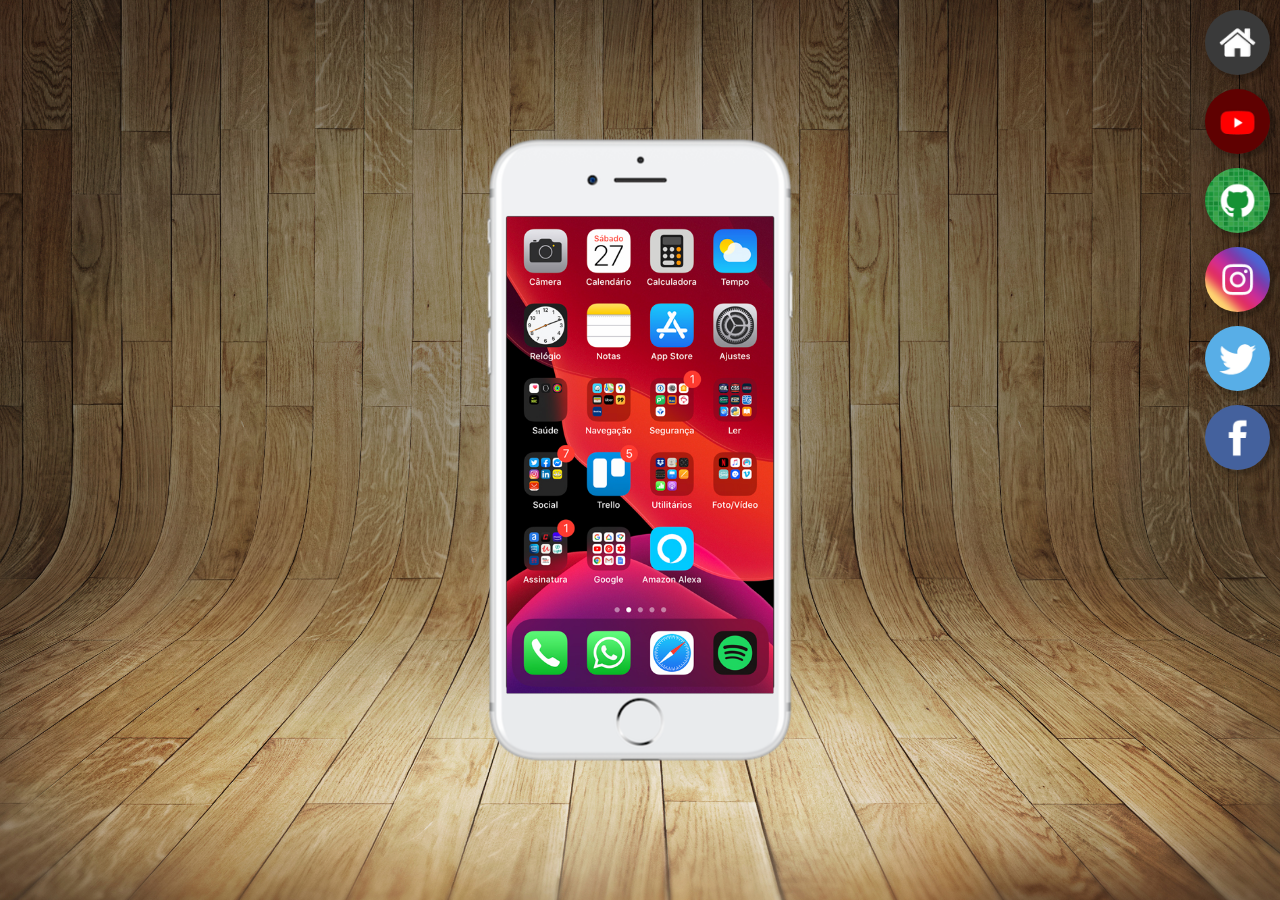
<file: index.html>
<!DOCTYPE html>
<html lang="pt-br">
<head>
    <meta charset="UTF-8">
    <meta name="viewport" content="width=device-width, initial-scale=1.0">
    <link rel="shortcut icon" href="image/favicon.ico" type="image/x-icon">
    <link rel="stylesheet" href="style/style.css">
    <title>Rede Sociais</title>
</head>
<body>
    <main>
        <section id="telefone">
            <iframe src="home.html" name="tela" id="tela" frameborder="0">
                <p>Não é compativel com iframe</p>
            </iframe>
        </section>
        <section id="redes-sociais">
            <a href="home.html" target="tela"><img src="image/logo/logo-home.jpg" alt="pagina inicial"></a><br>
            <a href="redes/youtube.html" target="tela"><img src="image/logo/logo-youtube.jpg" alt="pagina youtube"></a><br>
            <a href="redes/github.html" target="tela"><img src="image/logo/logo-github.jpg" alt="pagina github"></a><br>
            <a href="redes/instagram.html" target="tela"><img src="image/logo/logo-instagram.jpg" alt="pagina instagram"></a><br>
            <a href="redes/twitter.html" target="tela"><img src="image/logo/logo-twitter.jpg" alt="pagina twitter"></a><br>
            <a href="redes/facebook.html" target="tela"><img src="image/logo/logo-facebook.jpg" alt="pagina facebook"></a>
        </section>
    </main>
</body>
</html>
</file>
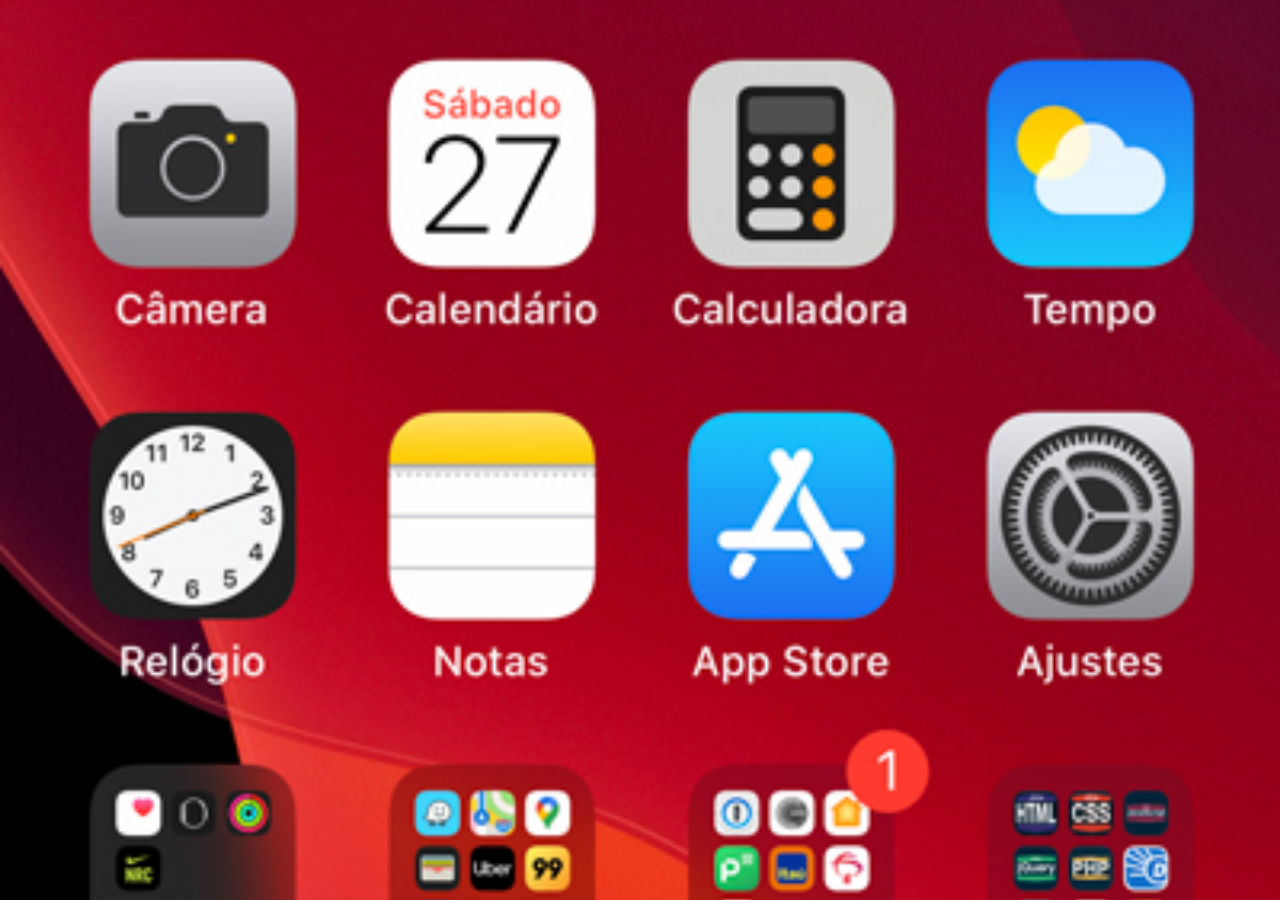
<file: home.html>
<!DOCTYPE html>
<html lang="pt-br">
<head>
    <meta charset="UTF-8">
    <meta name="viewport" content="width=device-width, initial-scale=1.0">
    <link rel="shortcut icon" href="image/favicon.ico" type="image/x-icon">
    <title>home</title>
    <style>
        *{
            padding: 0px;
            margin: 0px;
        }

        body{
            width: 100vw;
            height: 100vh;
            background: black url(image/tela/tela-home.jpg) top center no-repeat fixed;
            background-size: cover;
        }
    </style>
</head>
<body>
    
</body>
</html>
</file>
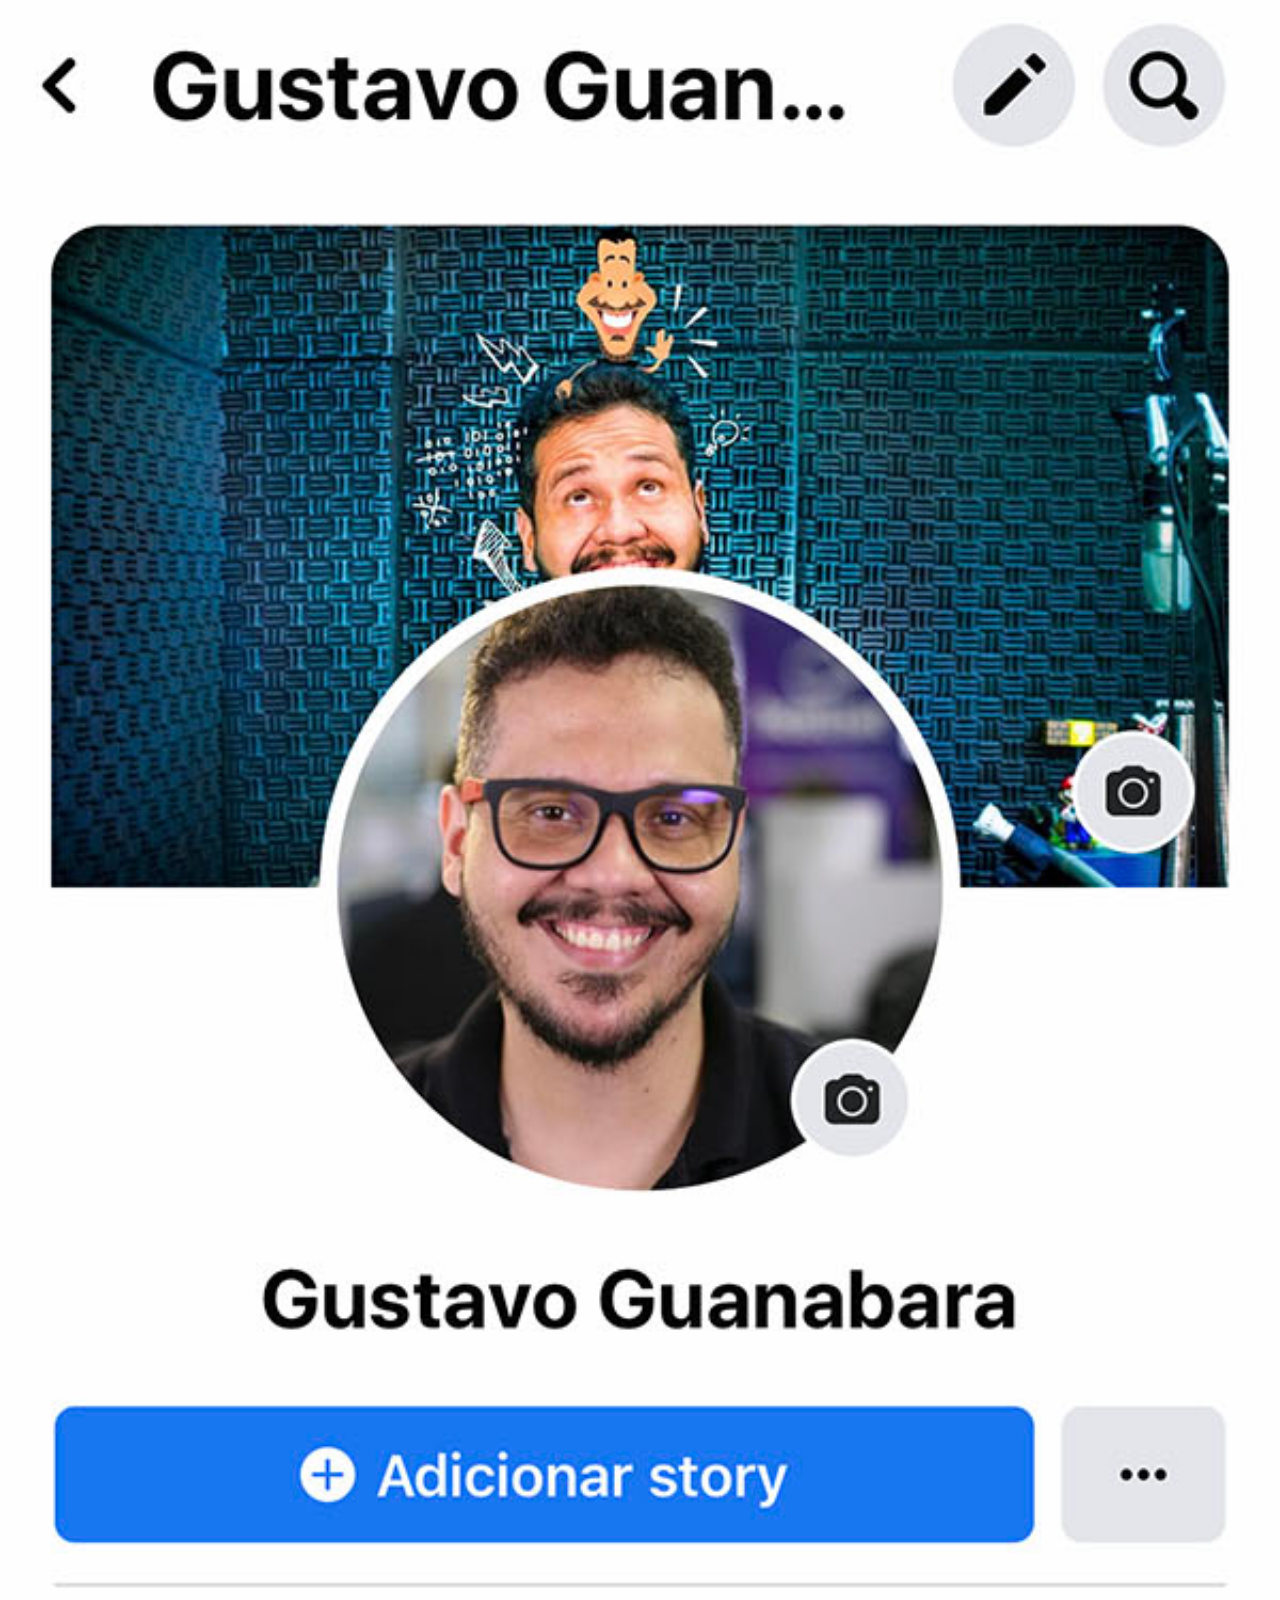
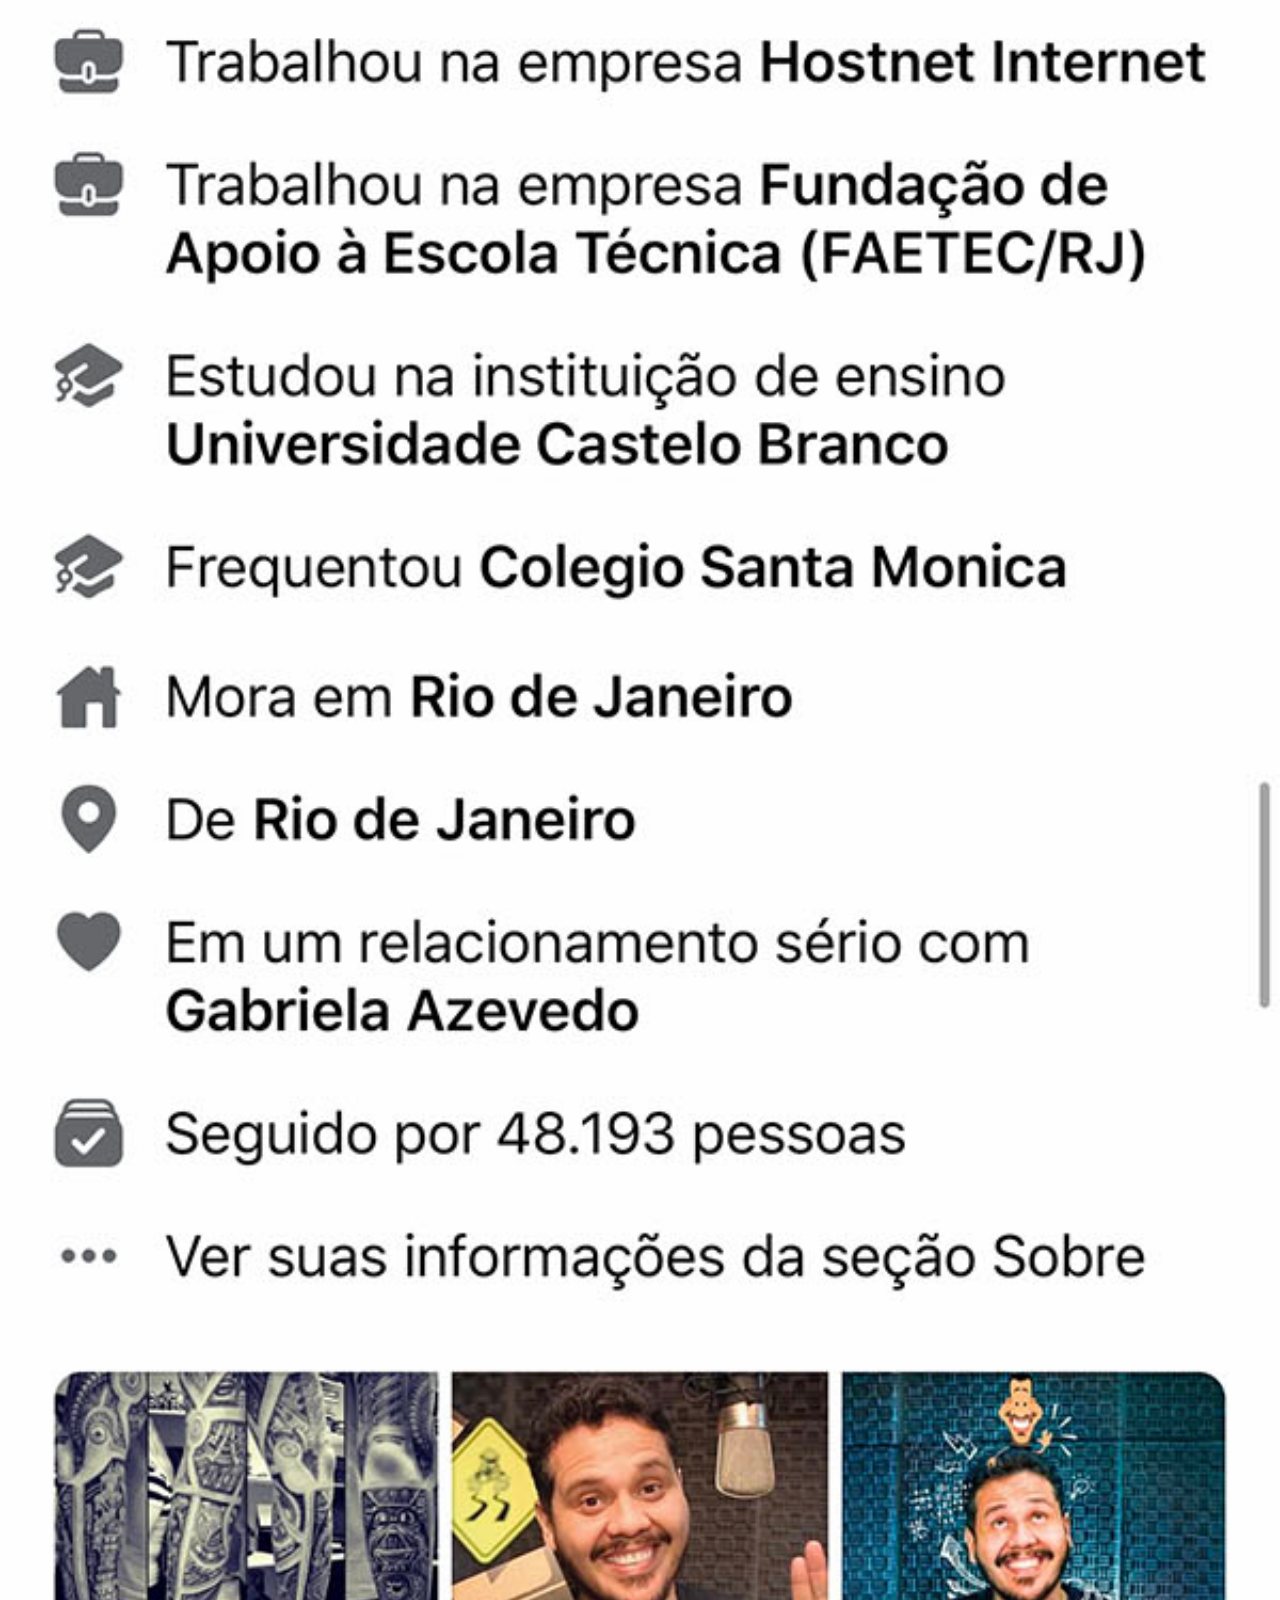
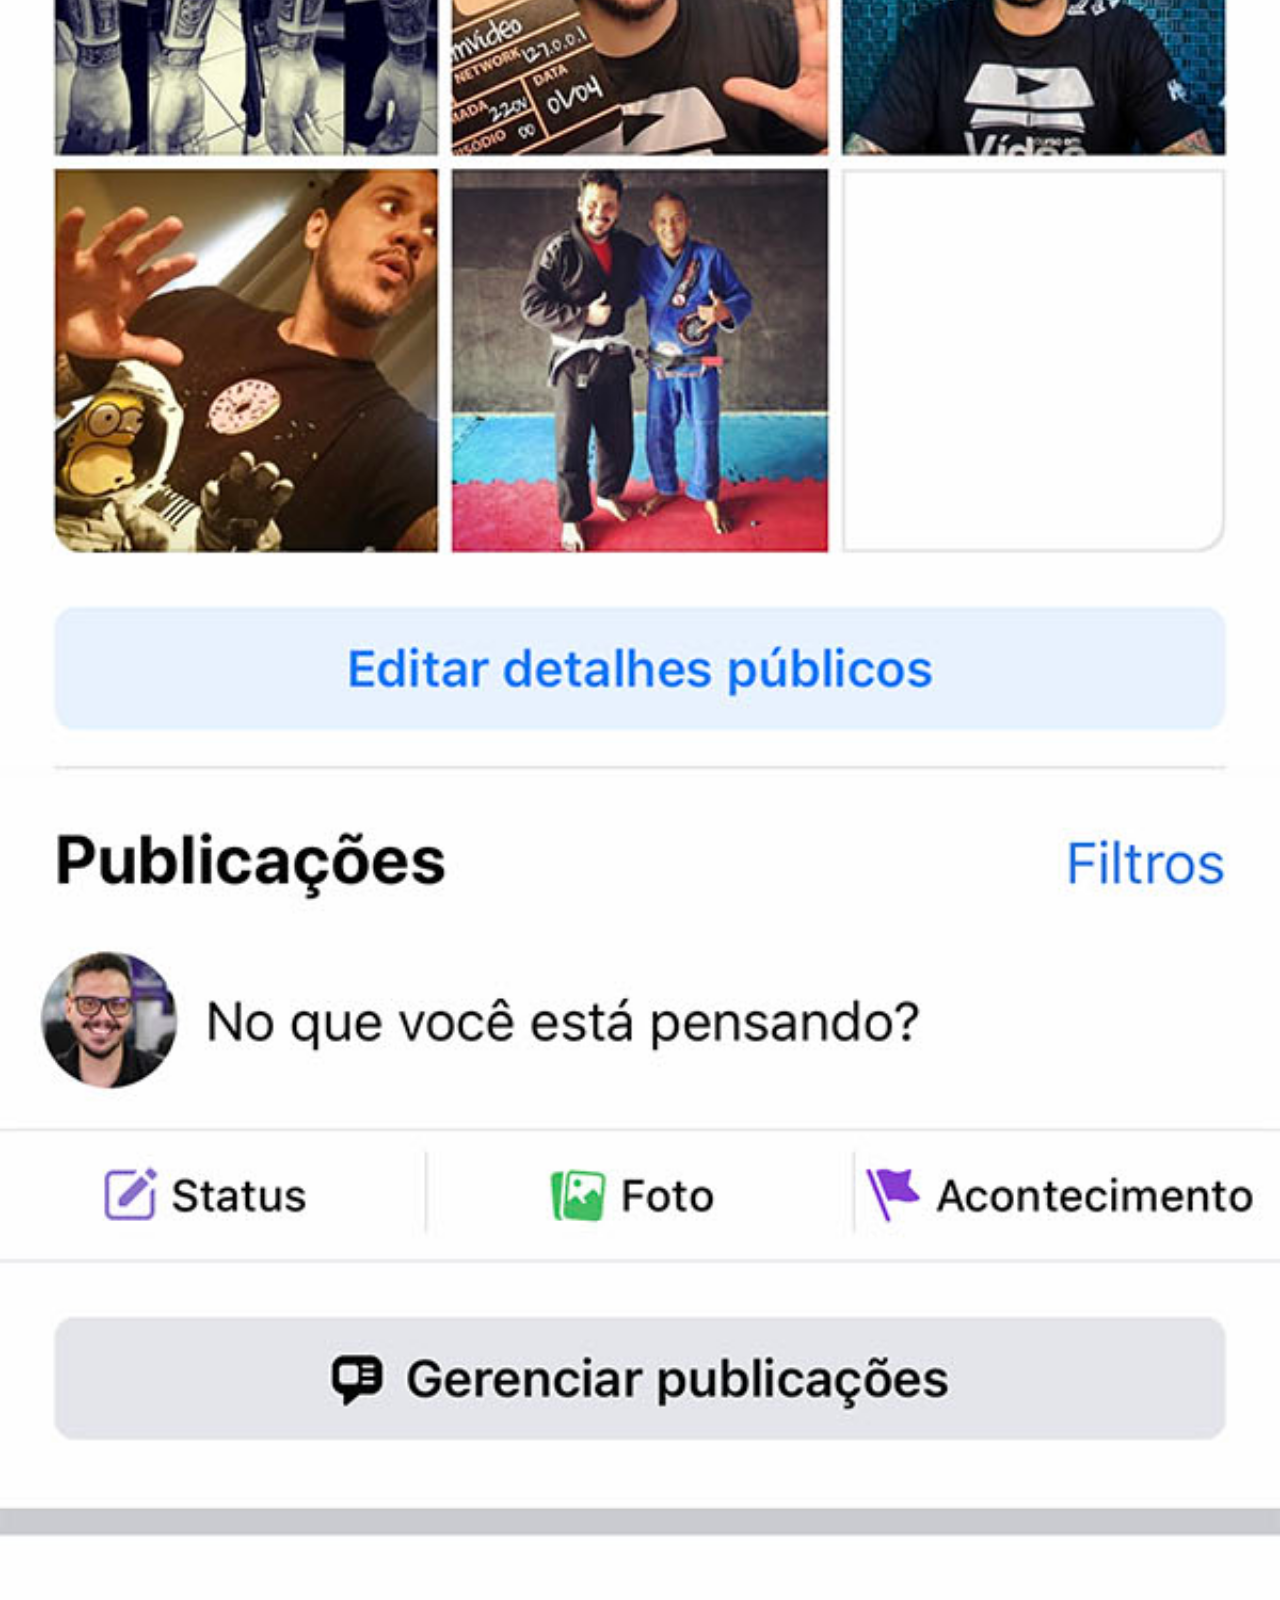
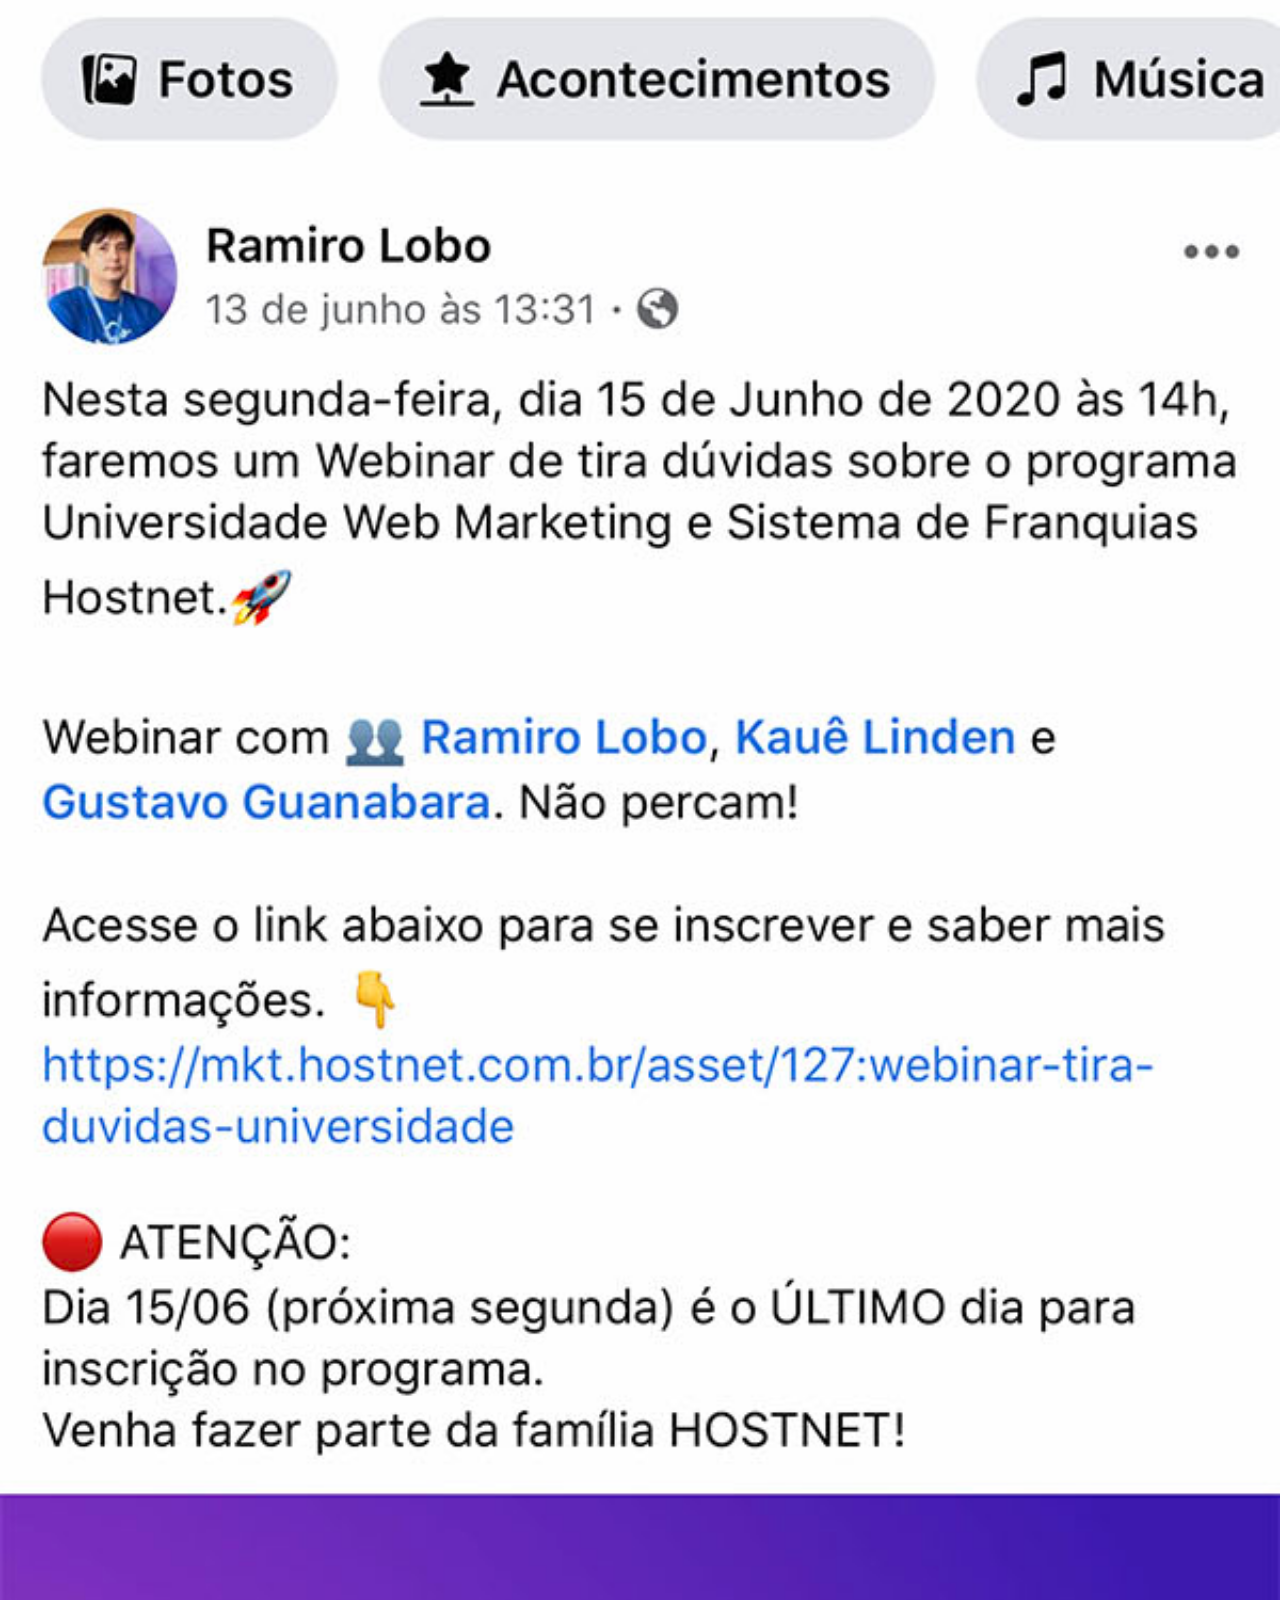
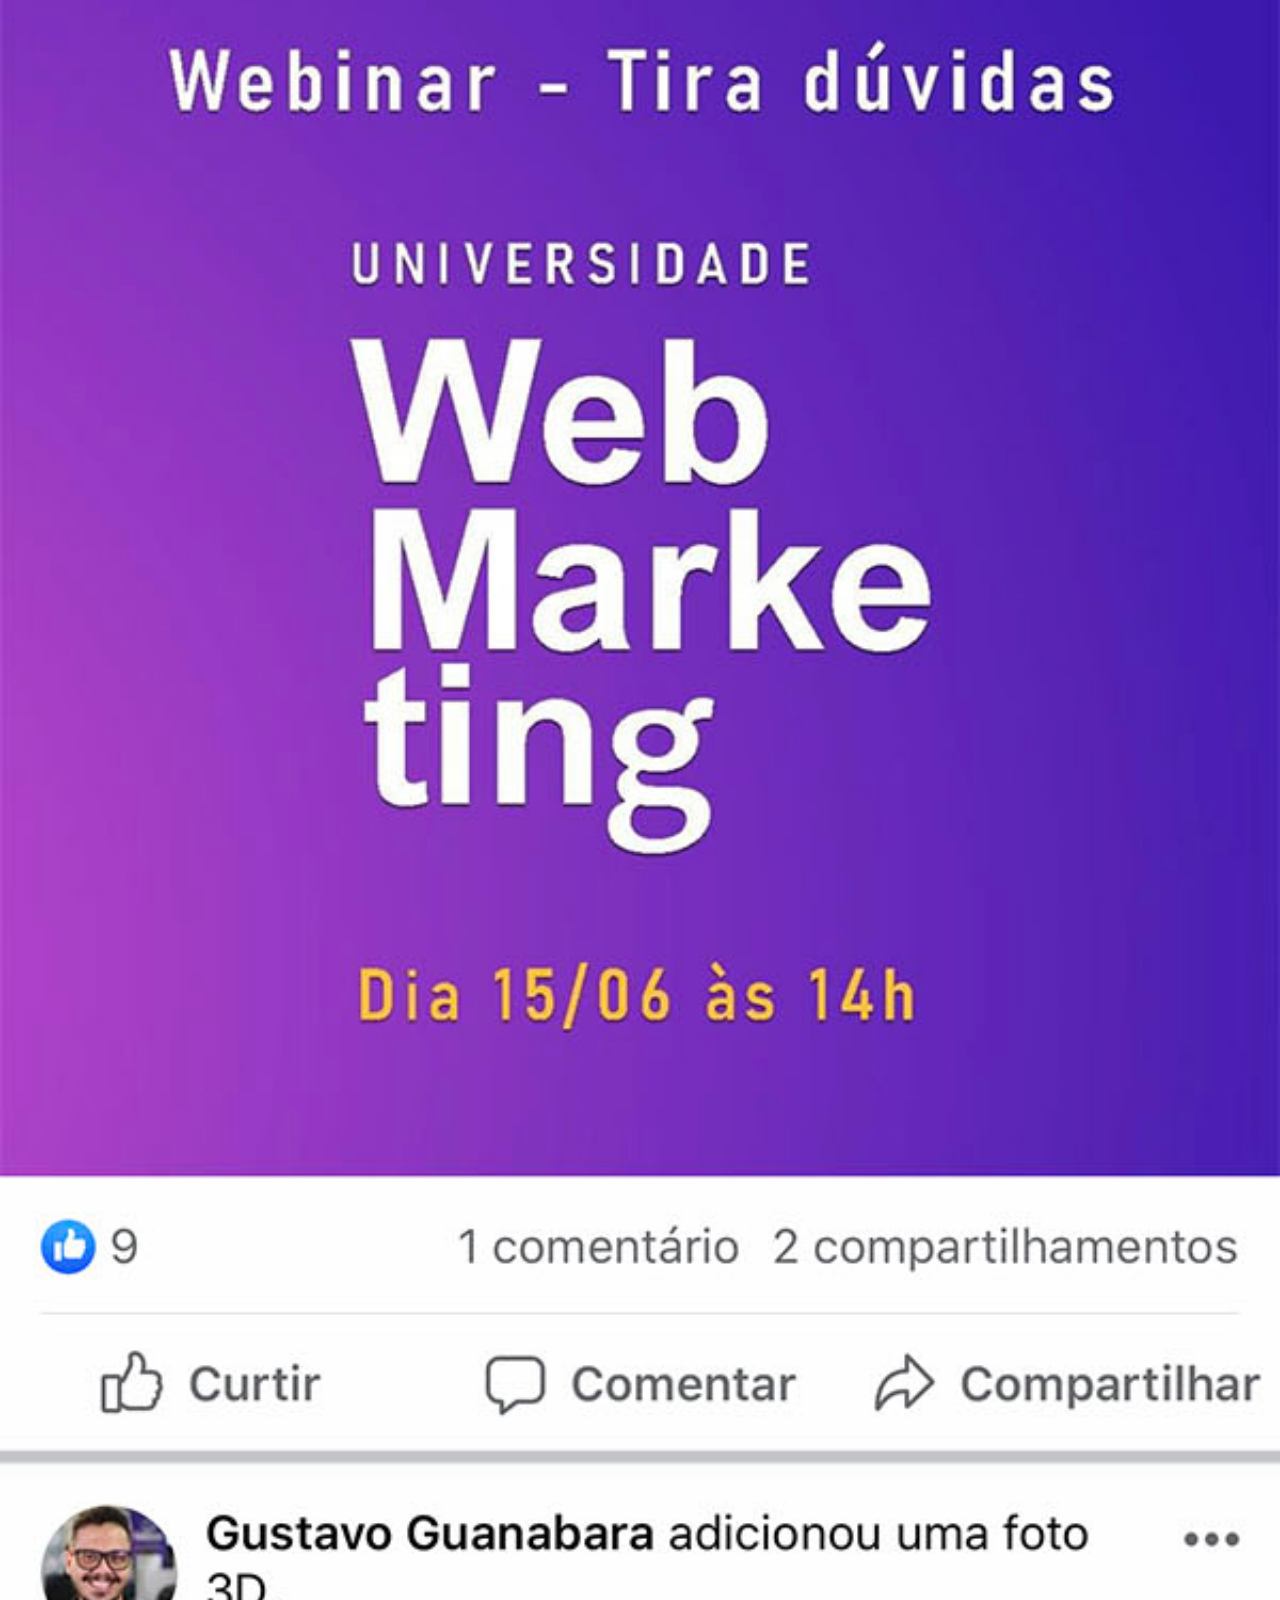
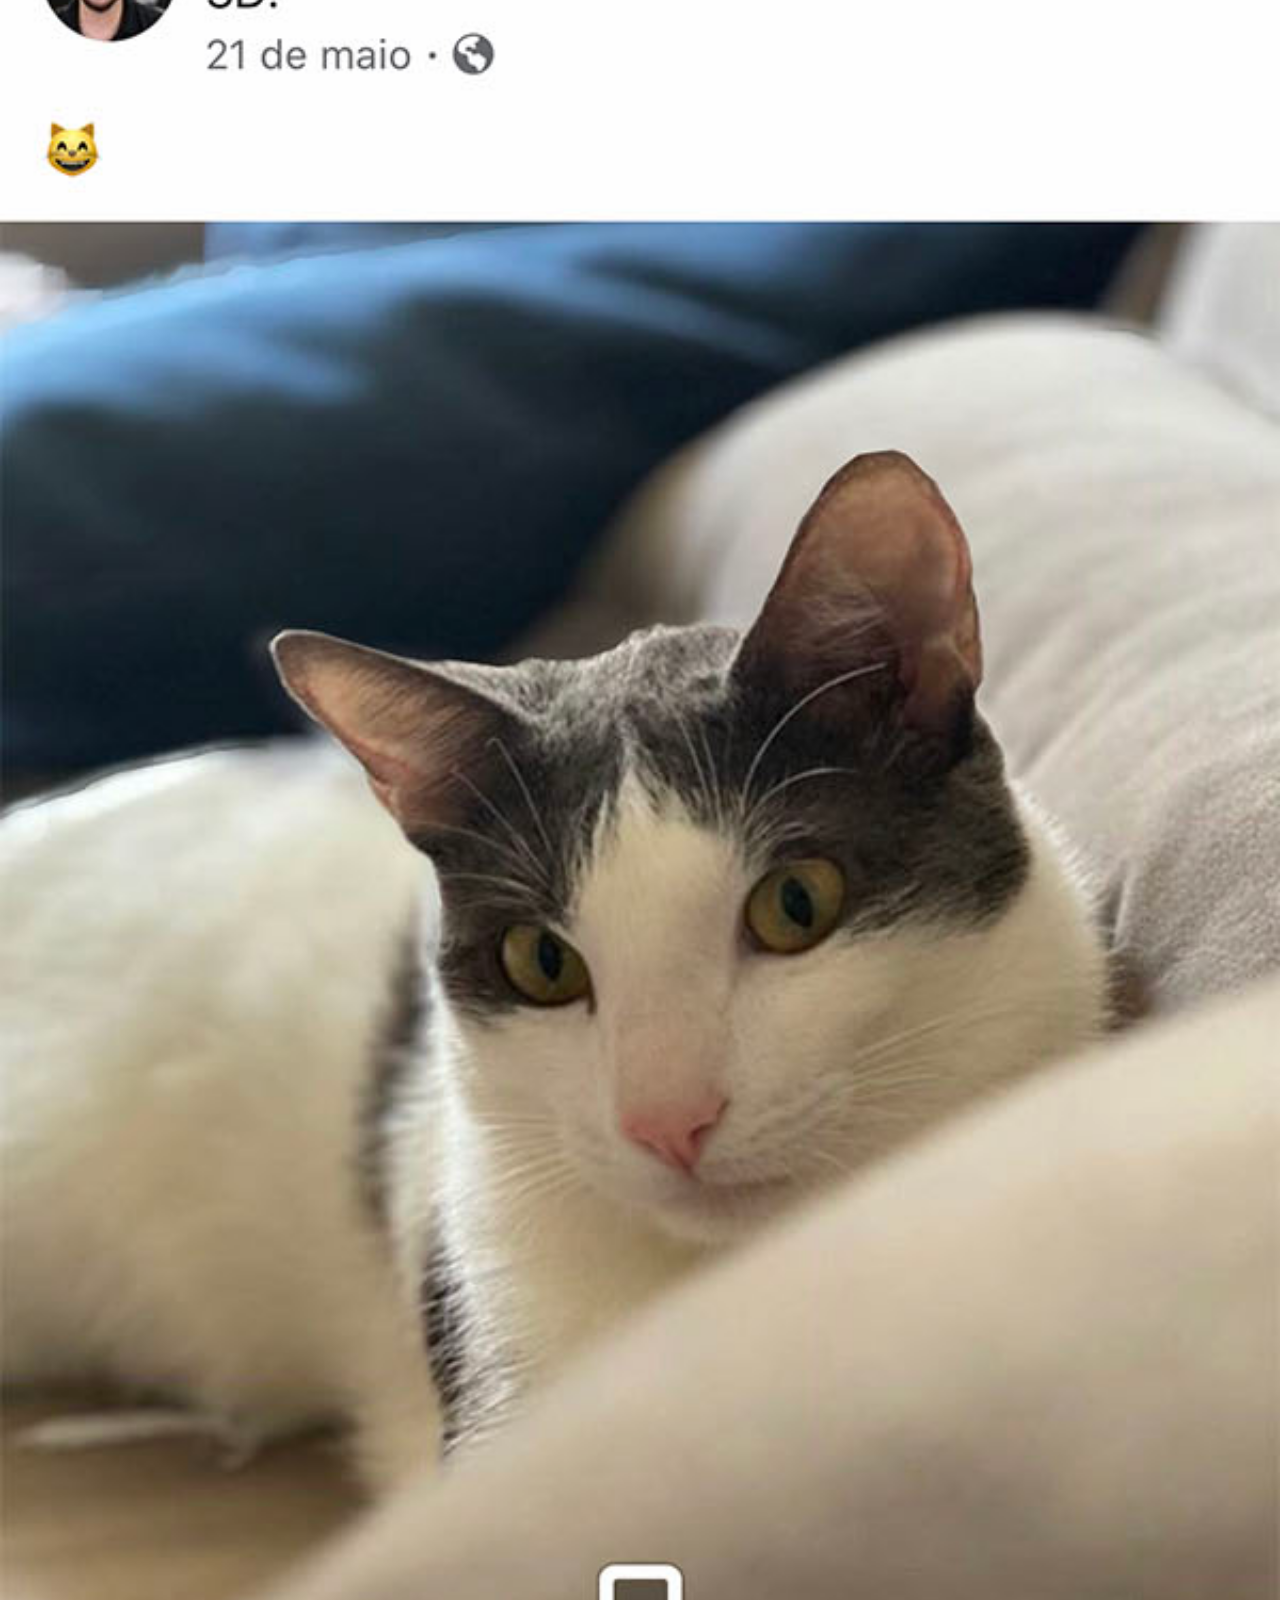
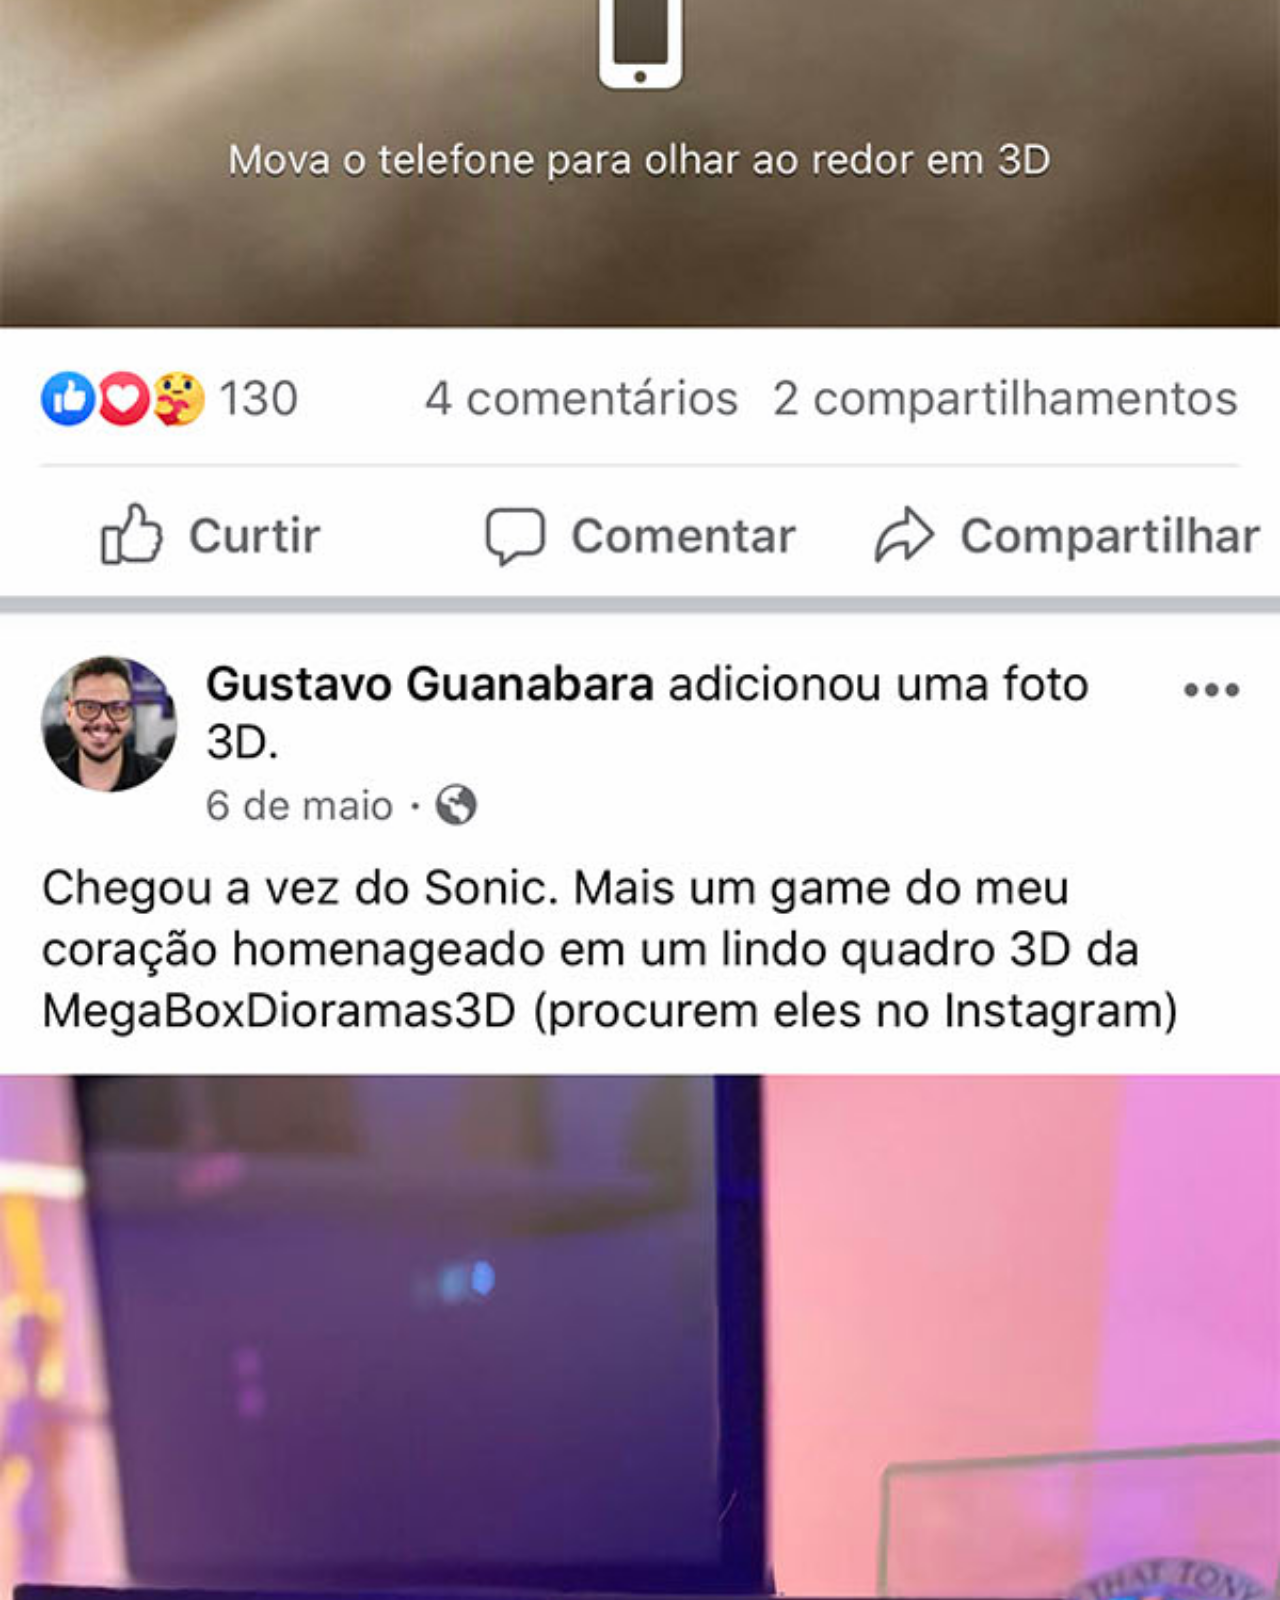
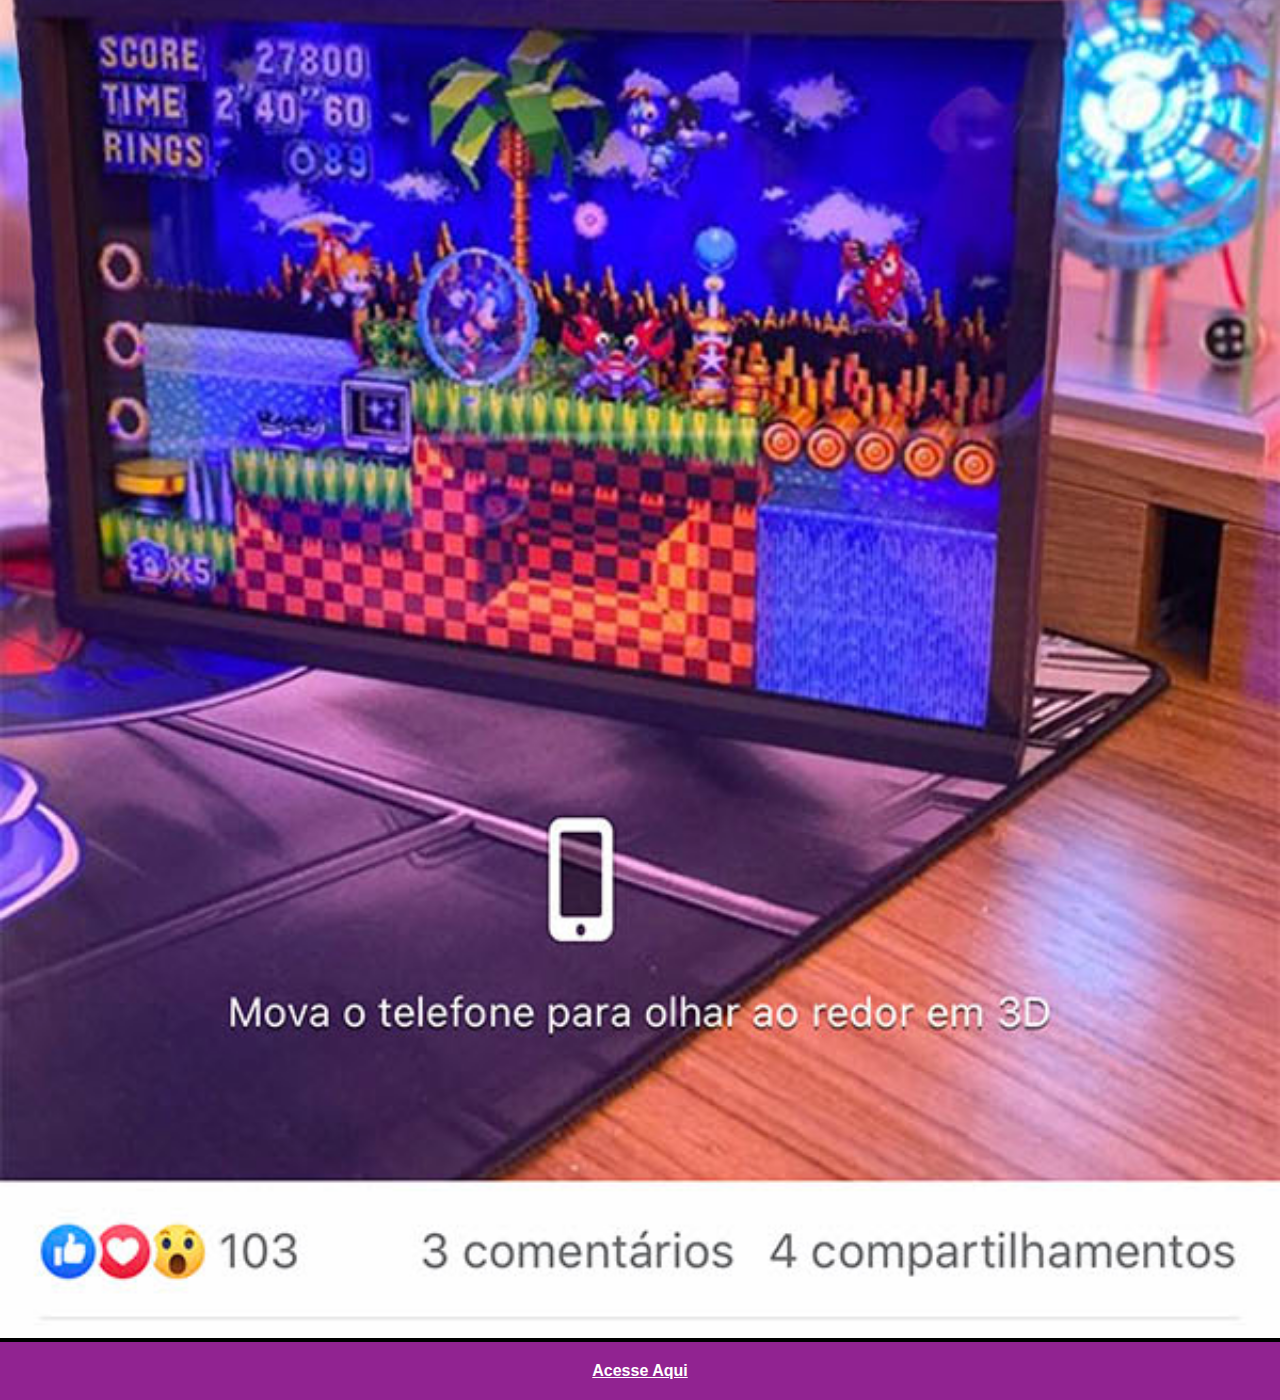
<file: redes/facebook.html>
<!DOCTYPE html>
<html lang="pt-br">
<head>
    <meta charset="UTF-8">
    <meta name="viewport" content="width=device-width, initial-scale=1.0">
    <link rel="stylesheet" href="../style/redes.css">
    <title>Document</title>
</head>
<body>
    <img src="../image/tela/tela-facebook.jpg" alt="Tela facebook">
    <a href="https://www.facebook.com" target="_blank" rel="external">Acesse Aqui</a>
</body>
</html>
</file>
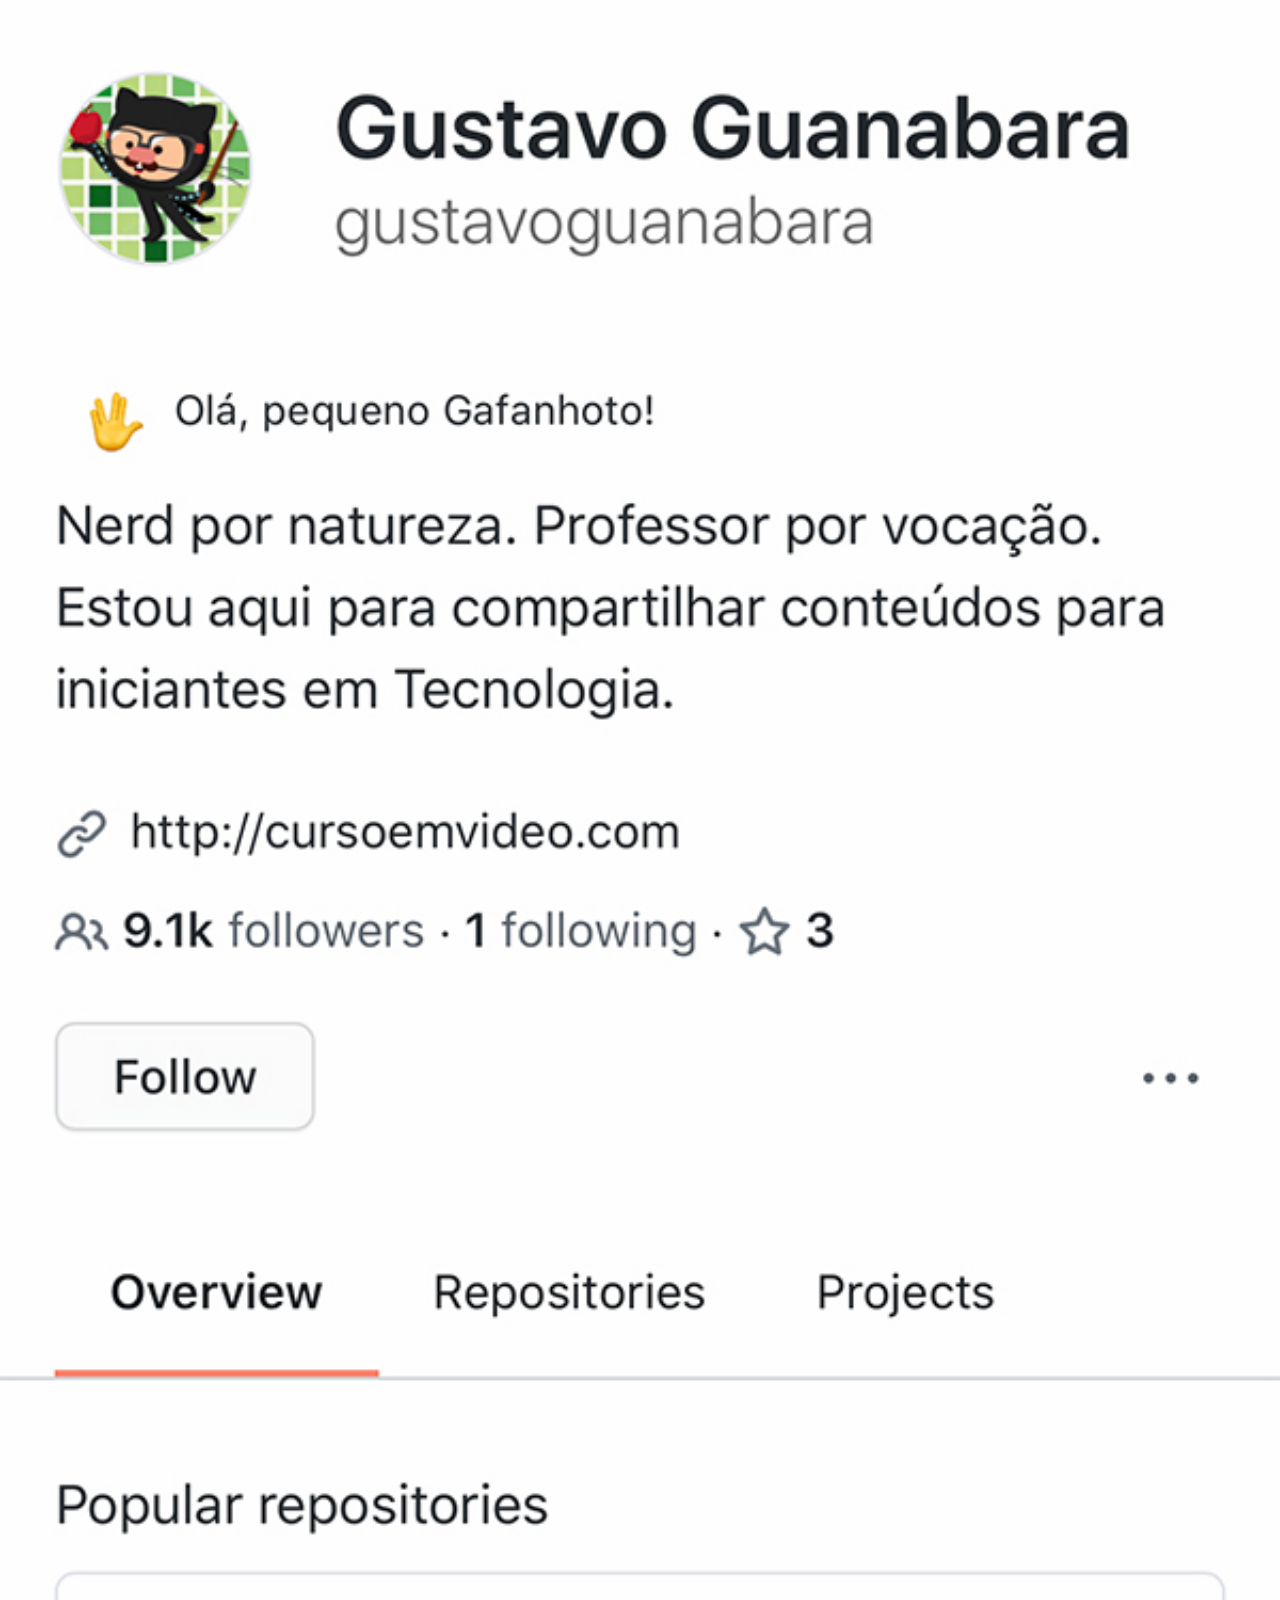
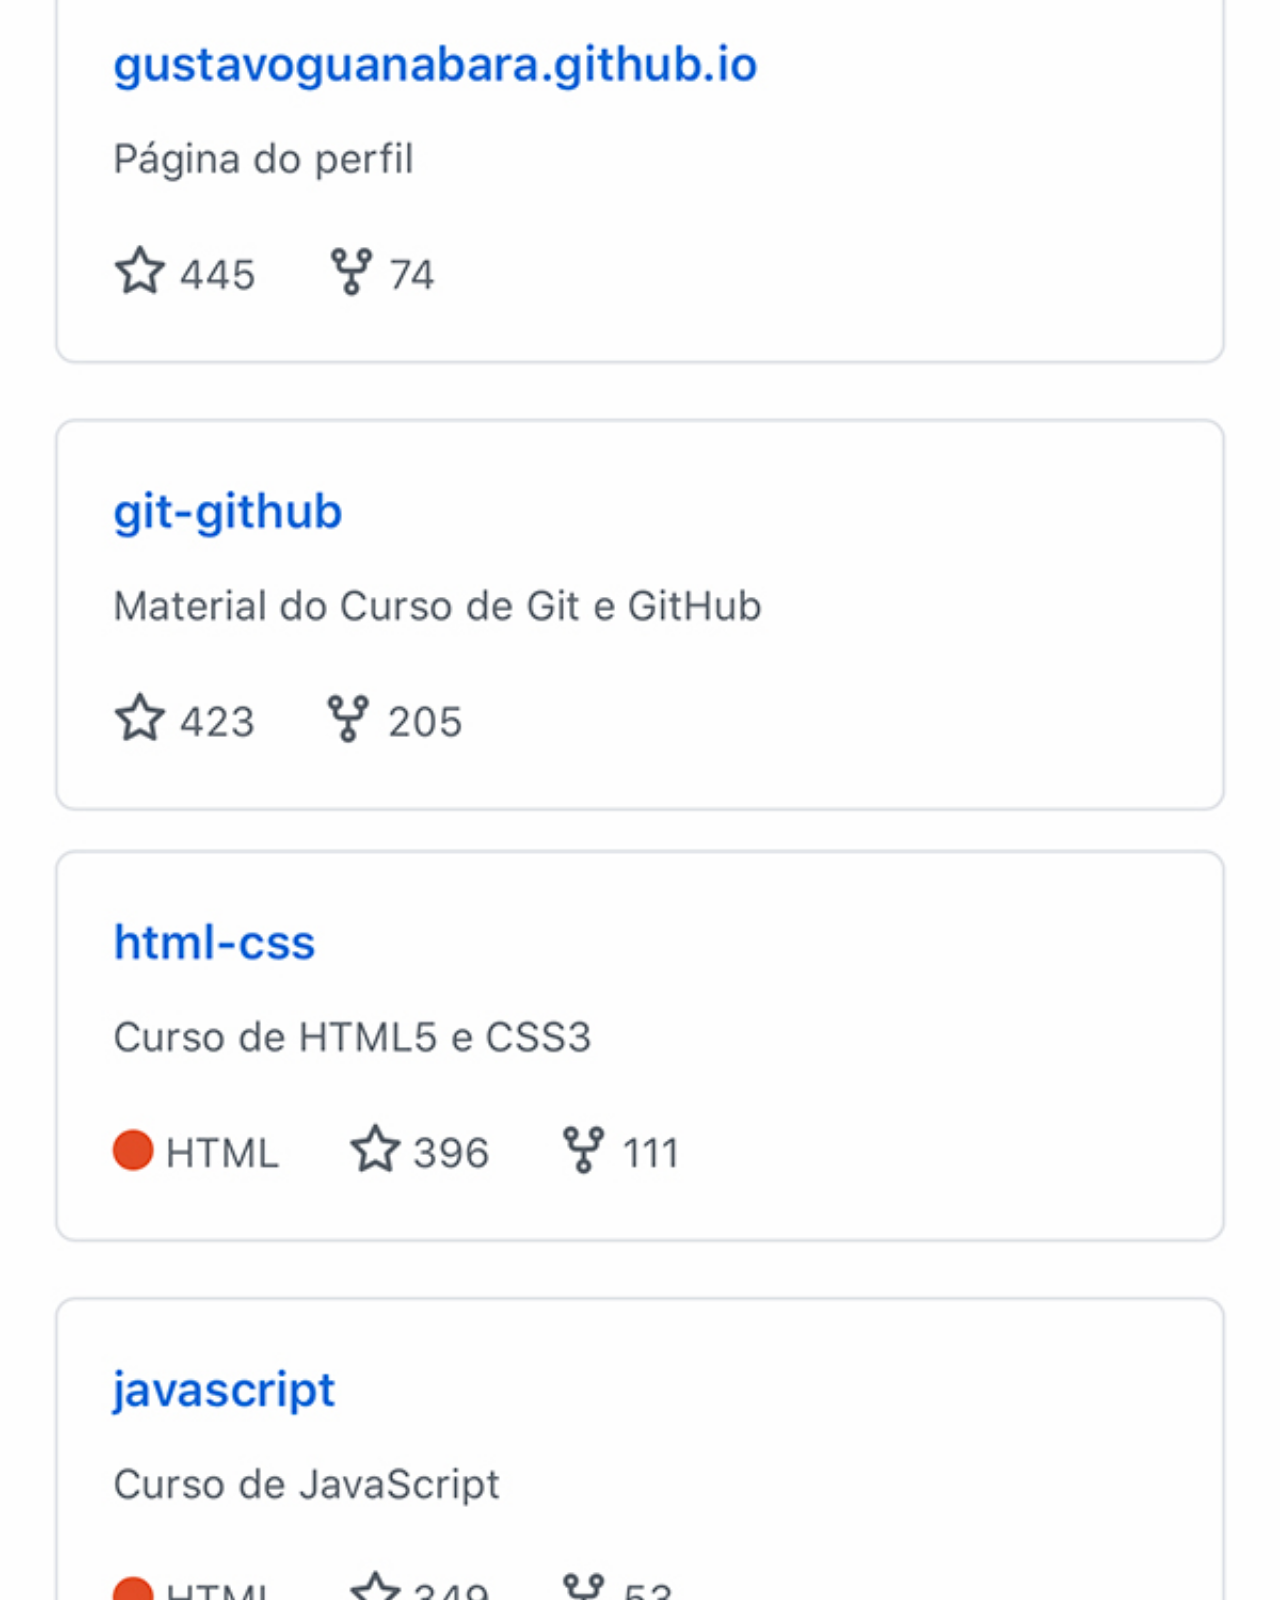
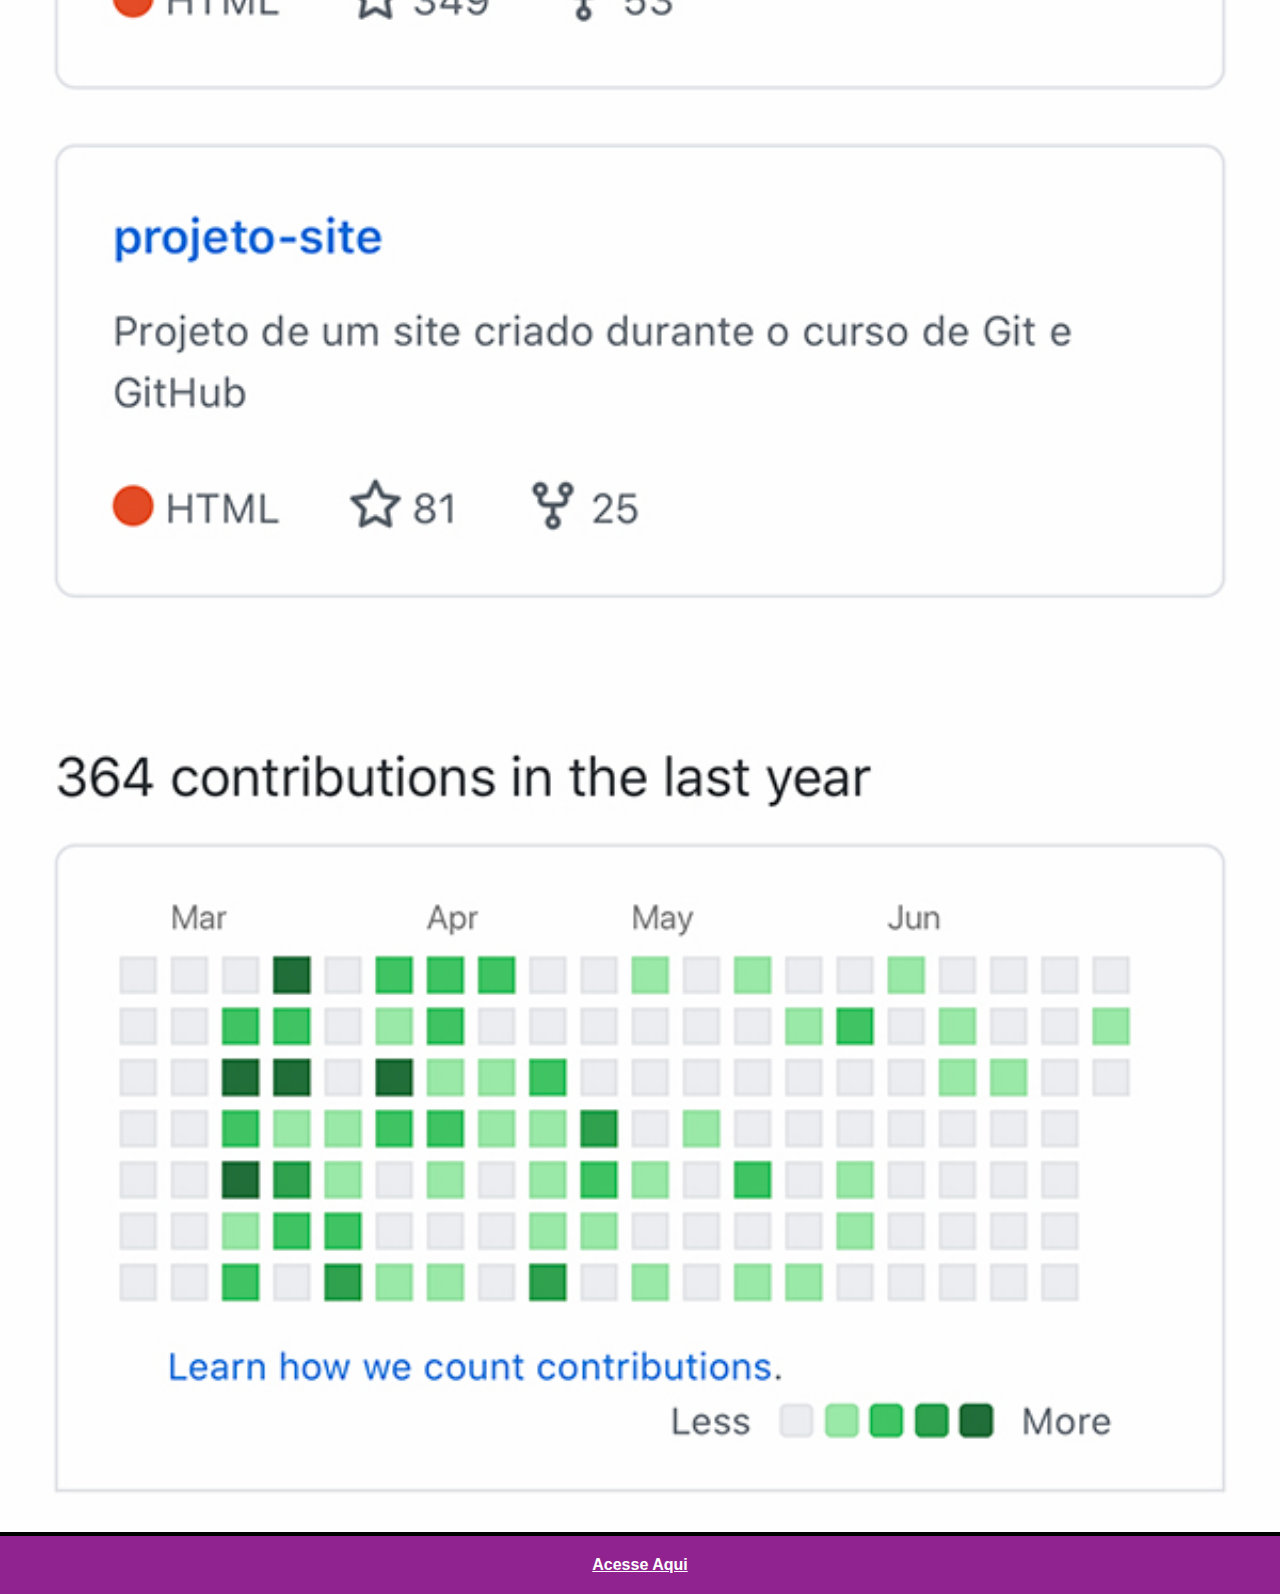
<file: redes/github.html>
<!DOCTYPE html>
<html lang="pt-br">
<head>
    <meta charset="UTF-8">
    <meta name="viewport" content="width=device-width, initial-scale=1.0">
    <link rel="stylesheet" href="../style/redes.css">
    <title>Document</title>
</head>
<body>
    <img src="../image/tela/tela-github.jpg" alt="Tela GitHub">
    <a href="https://www.github.com/TheusSheep" target="_blank" rel="external">Acesse Aqui</a>
</body>
</html>
</file>
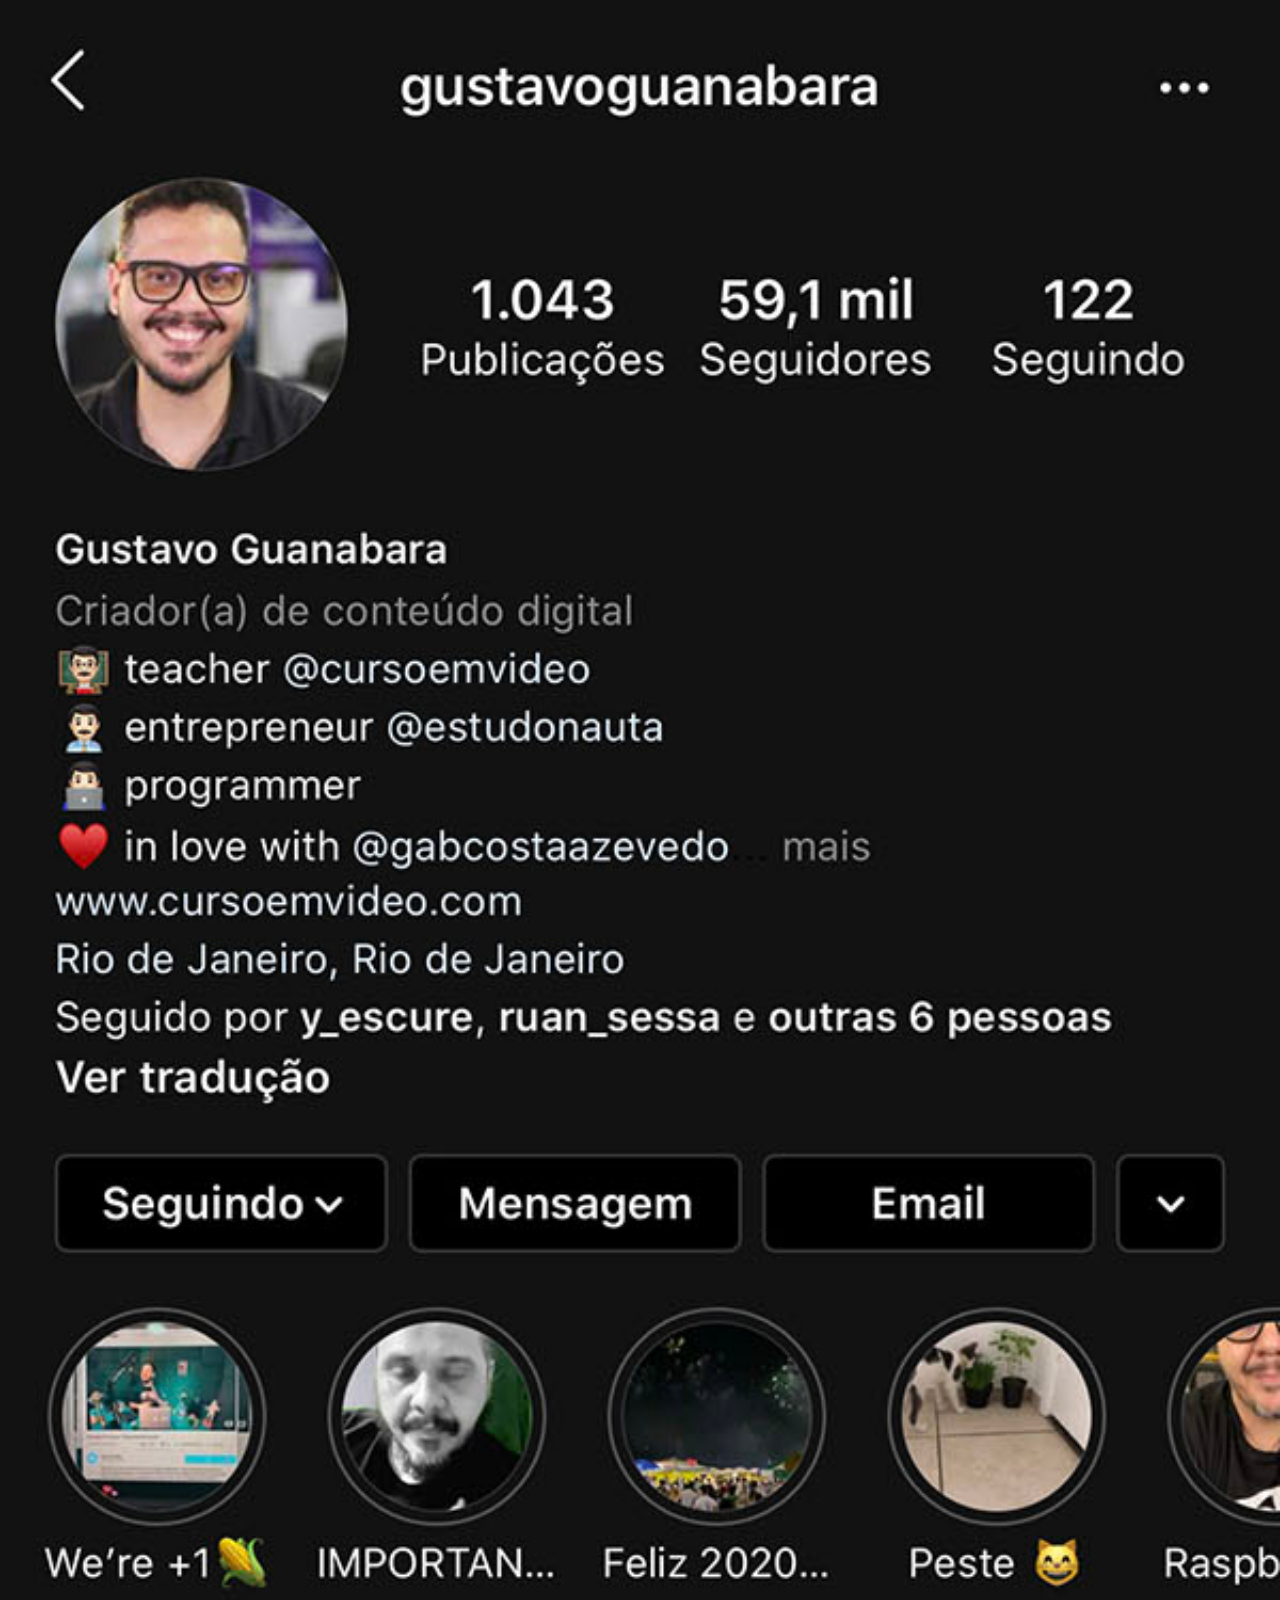
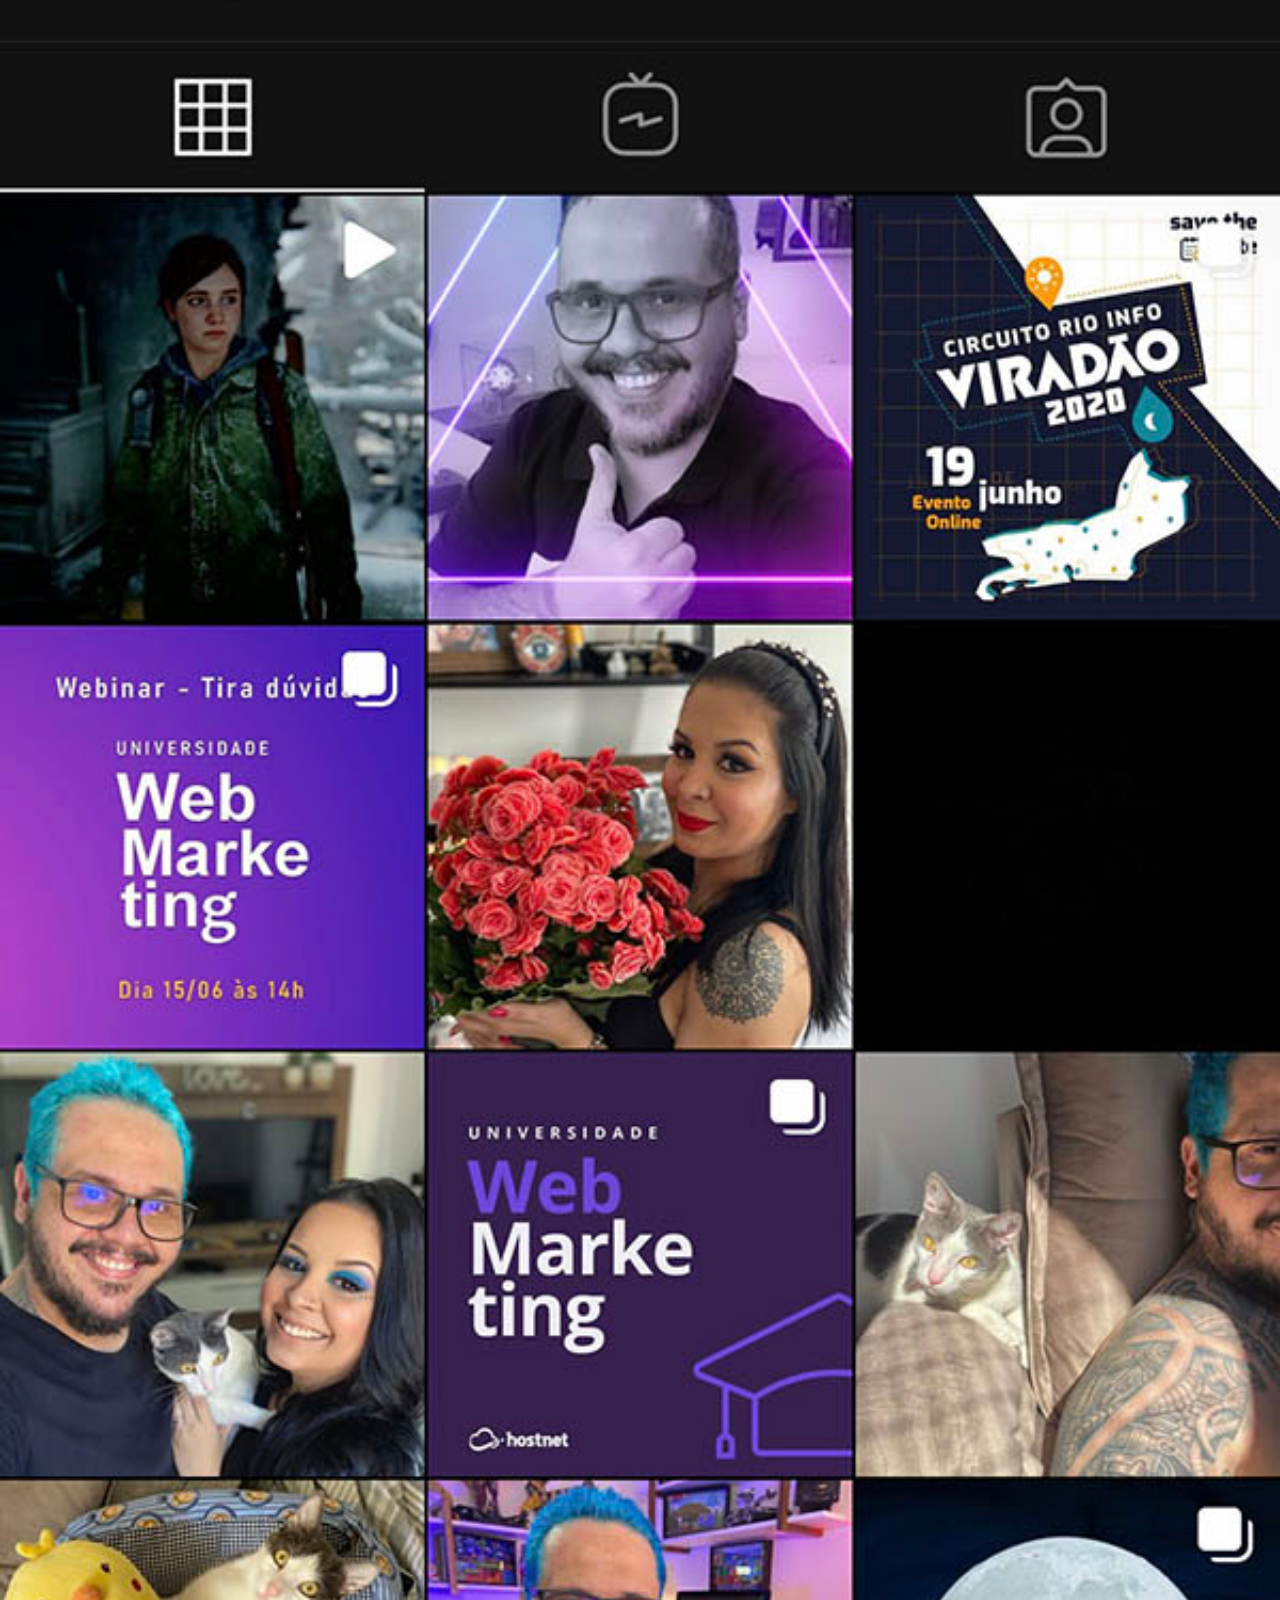
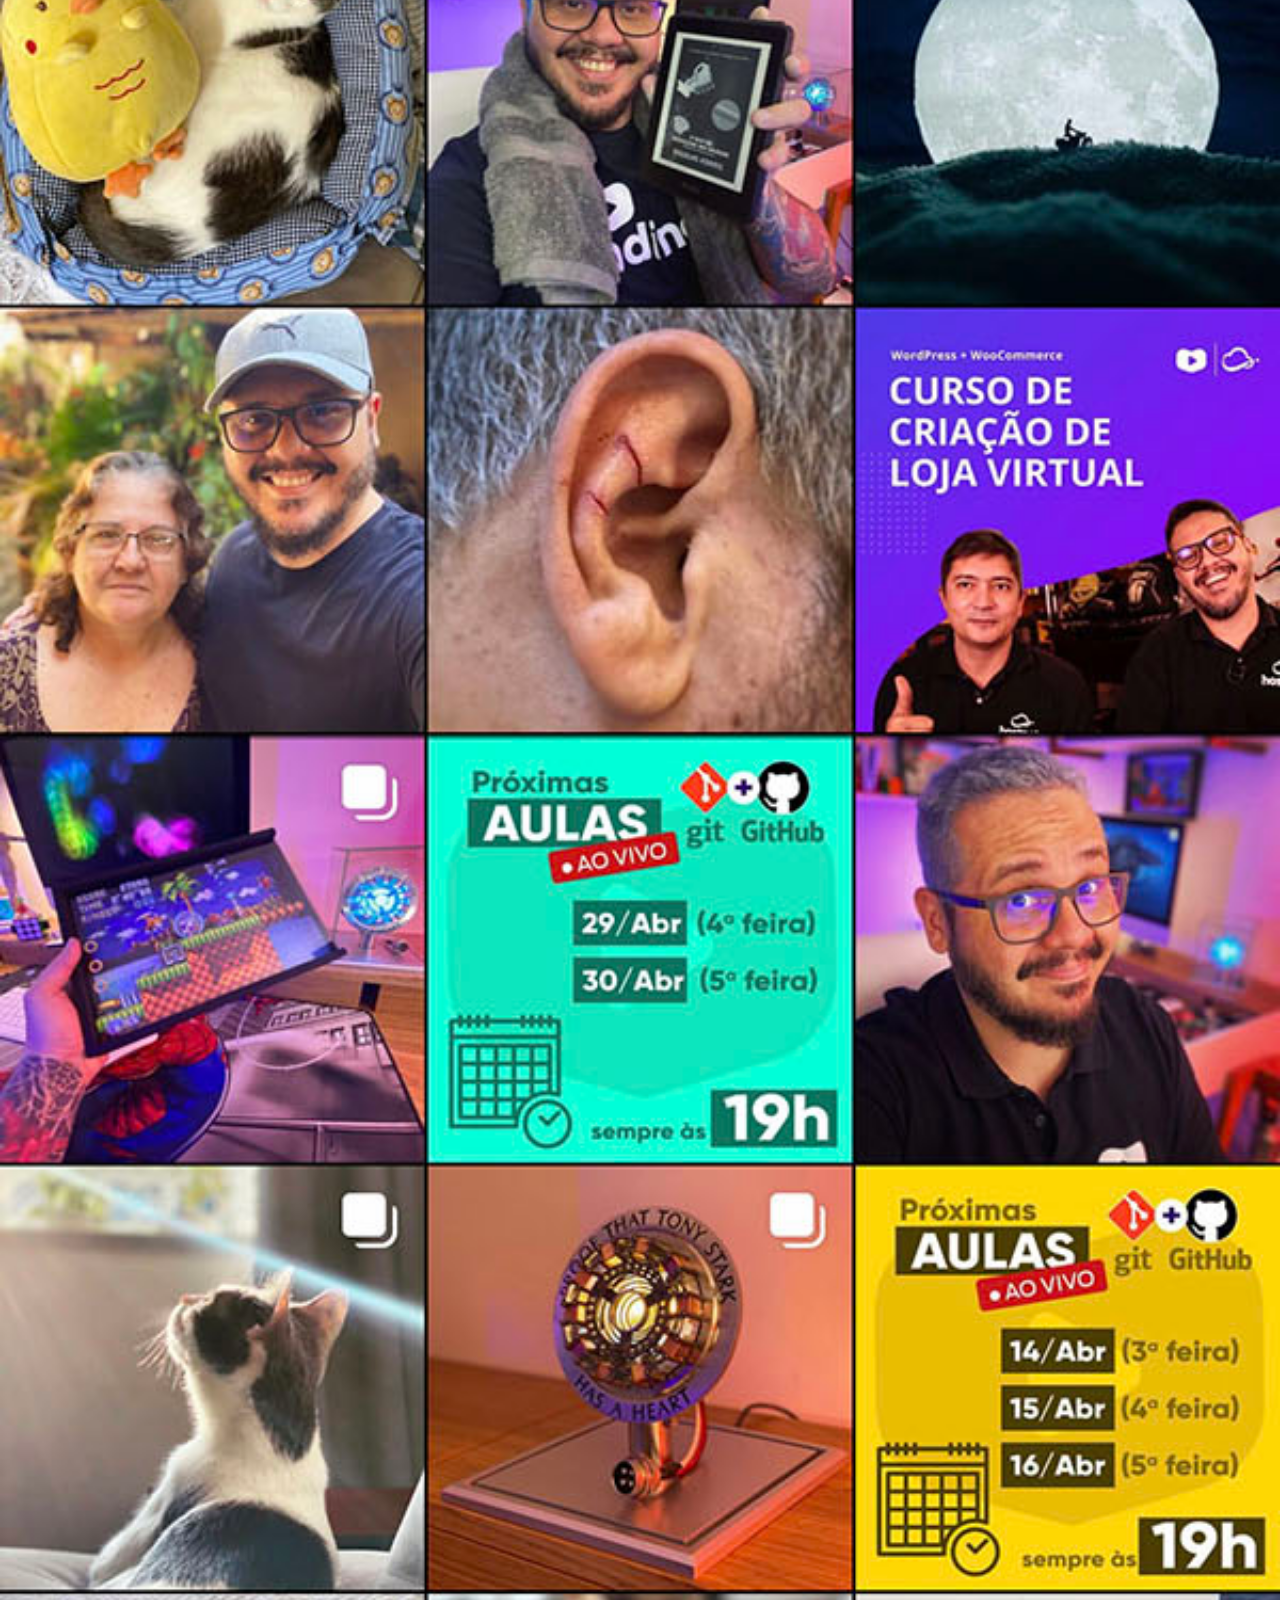
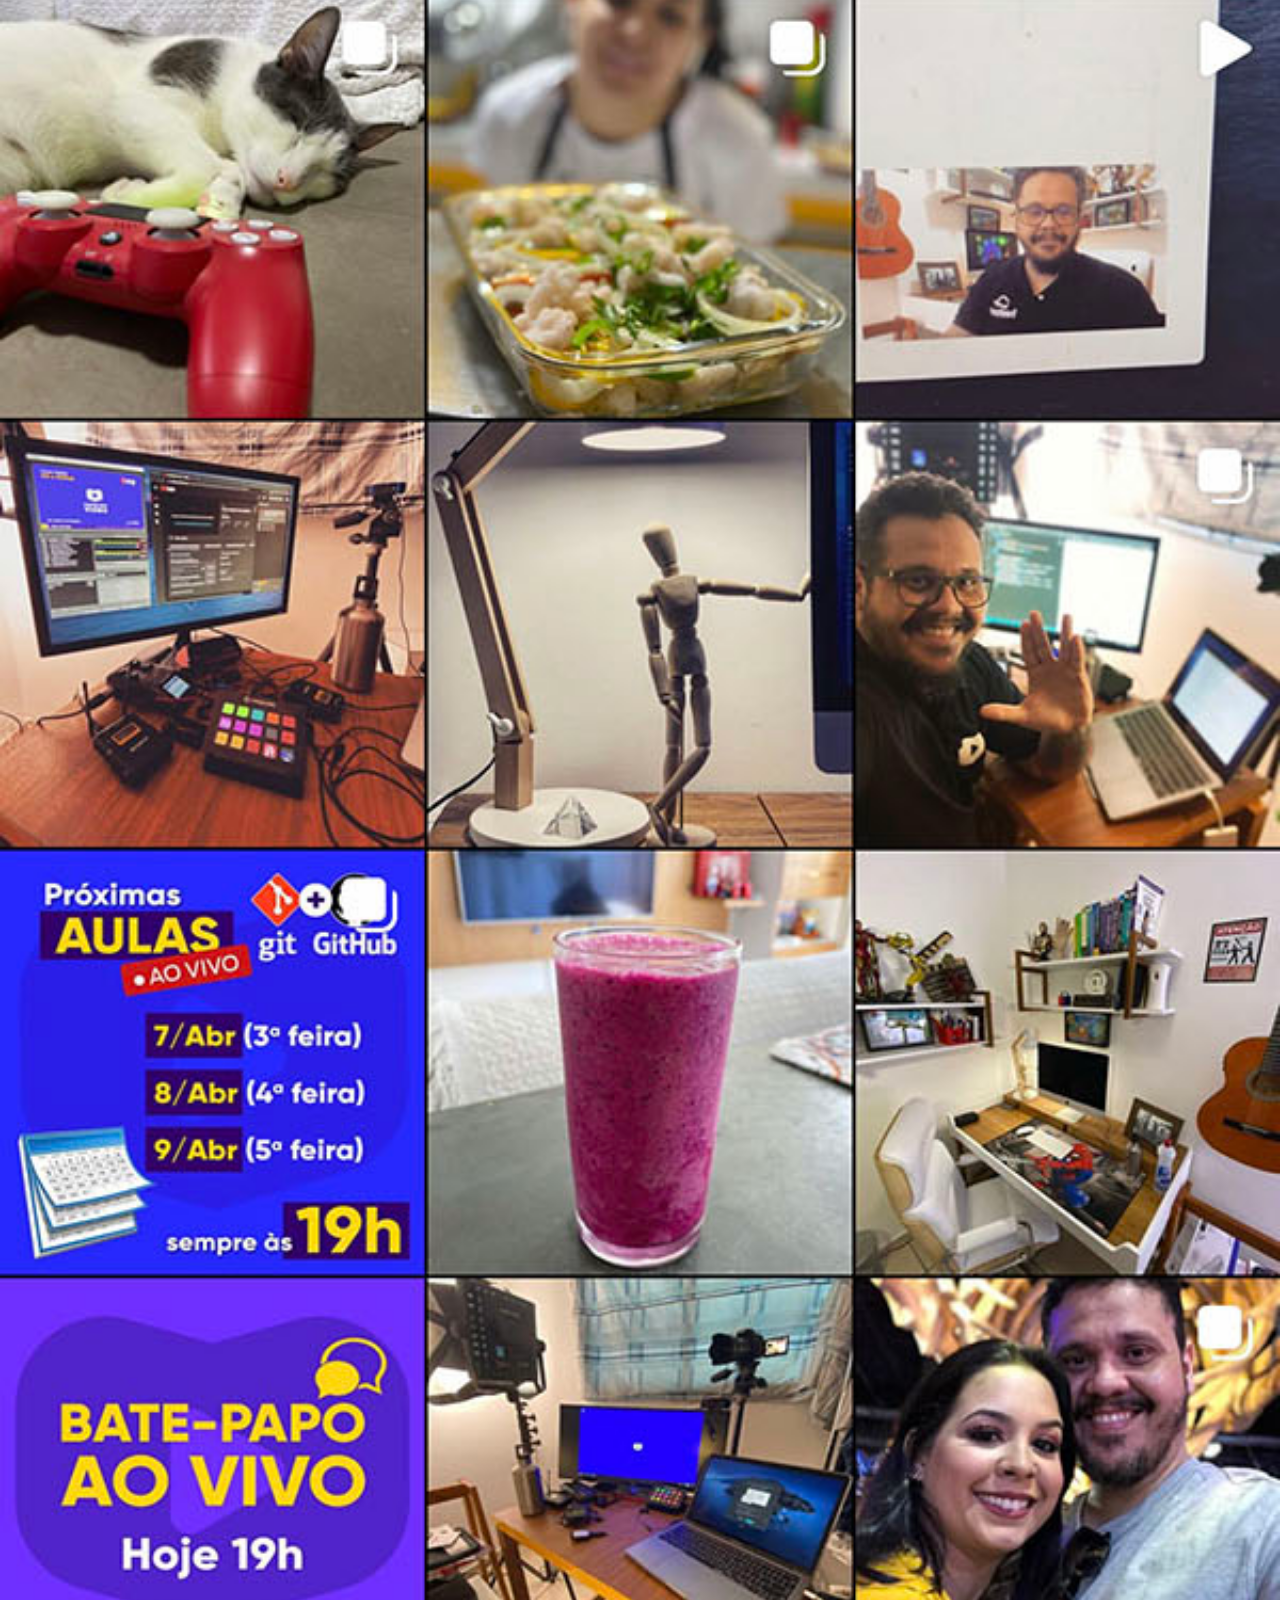
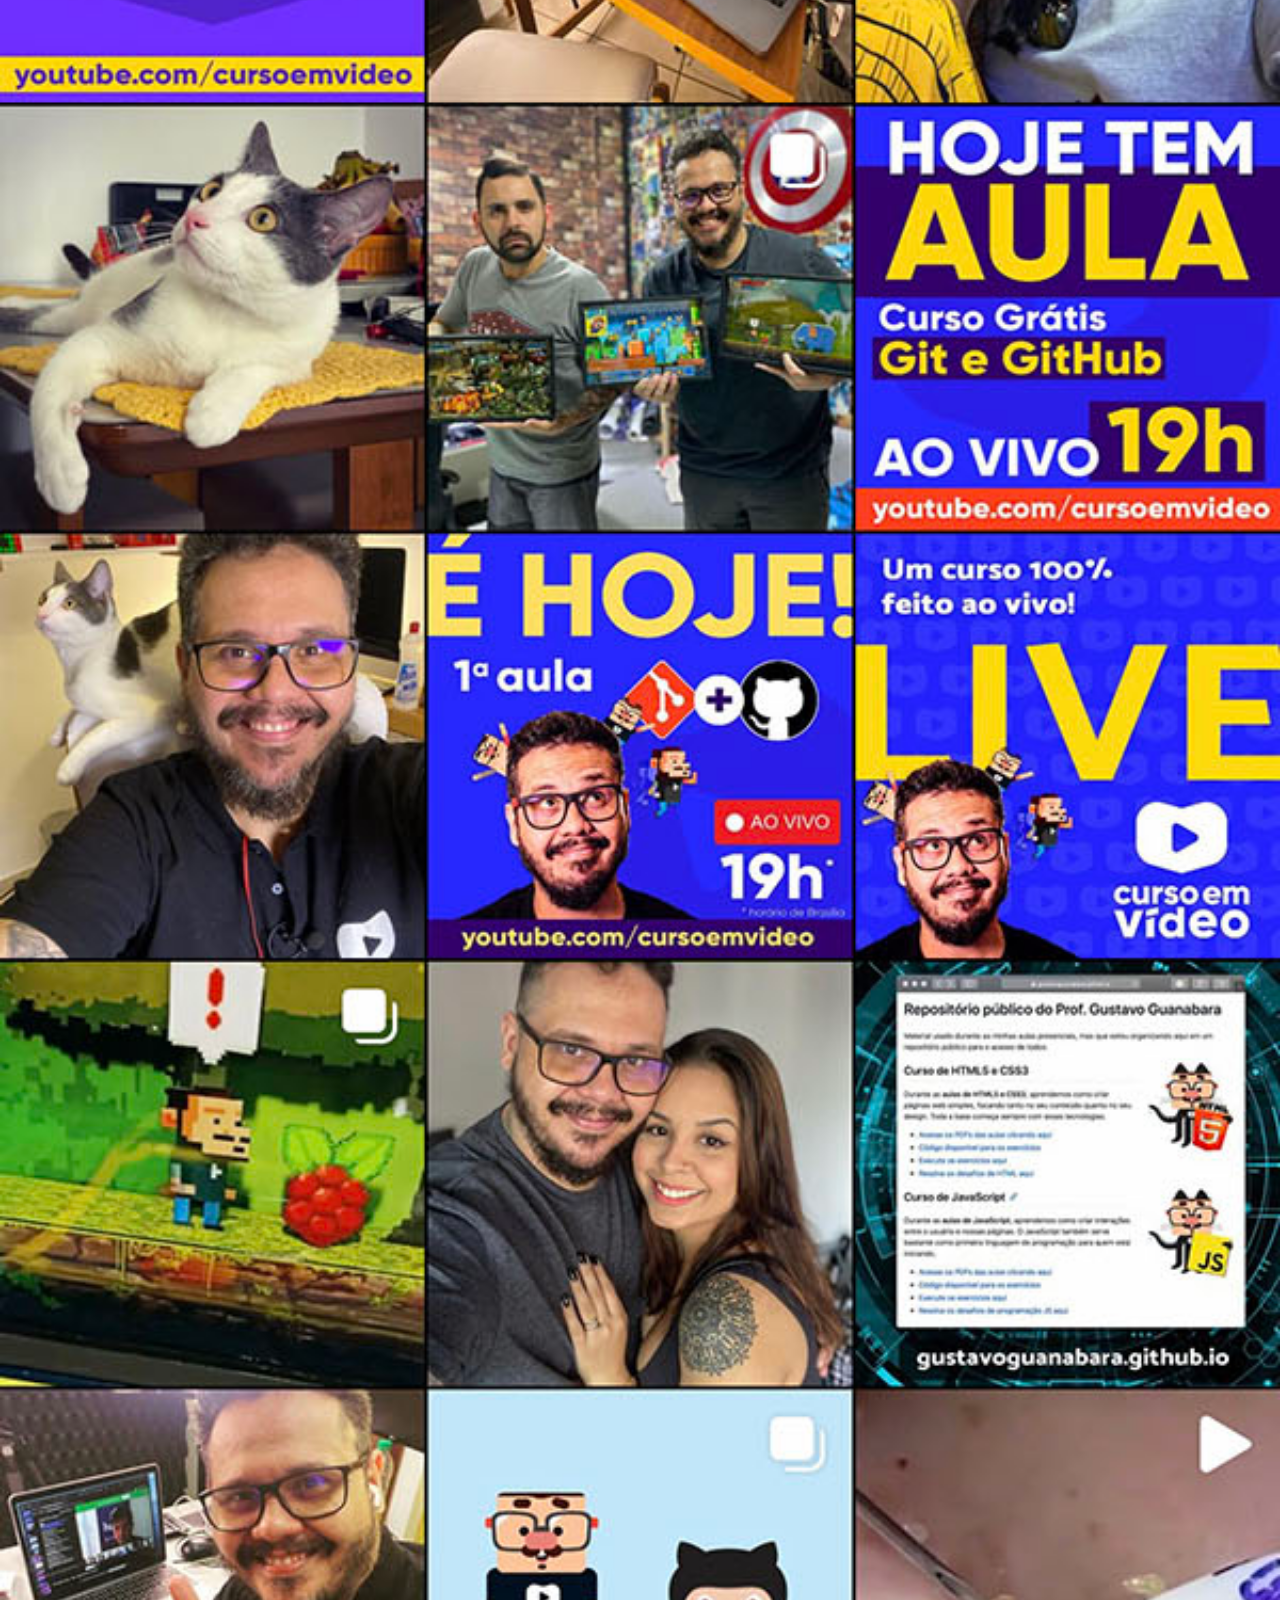
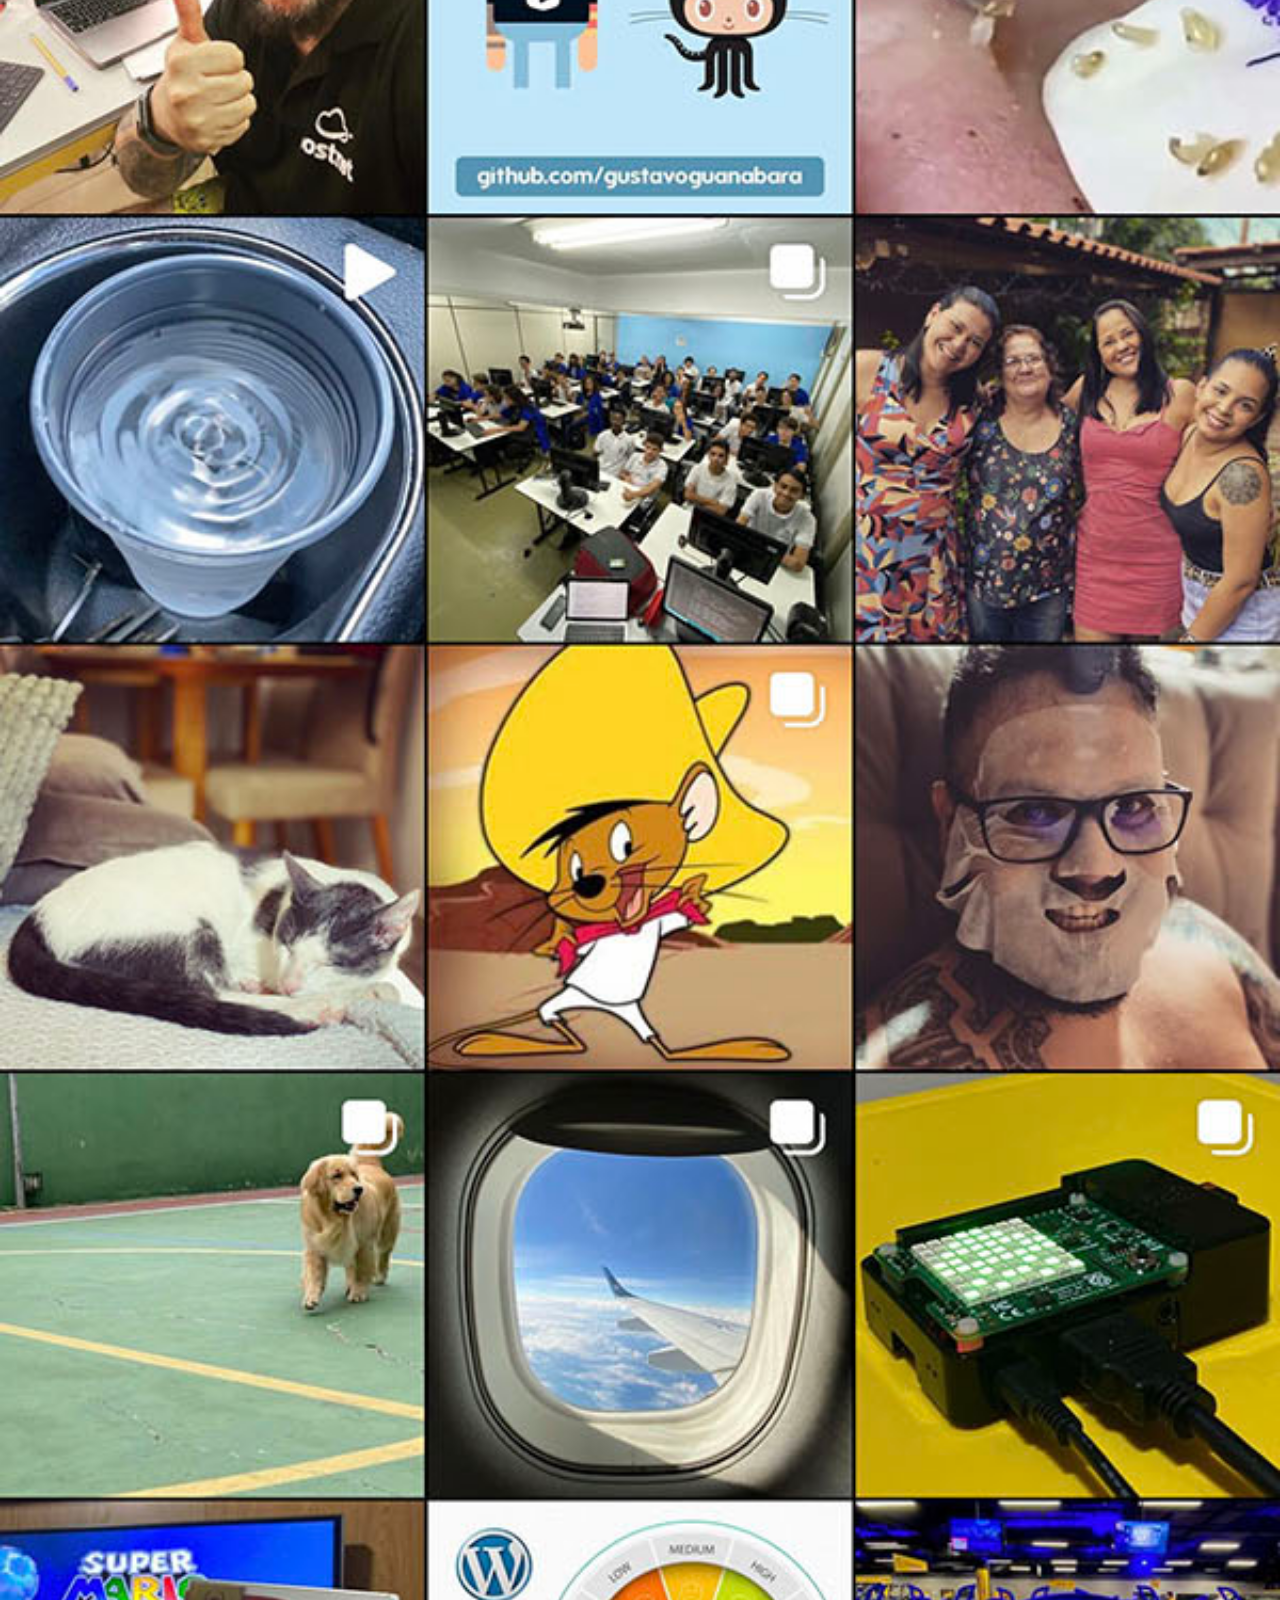
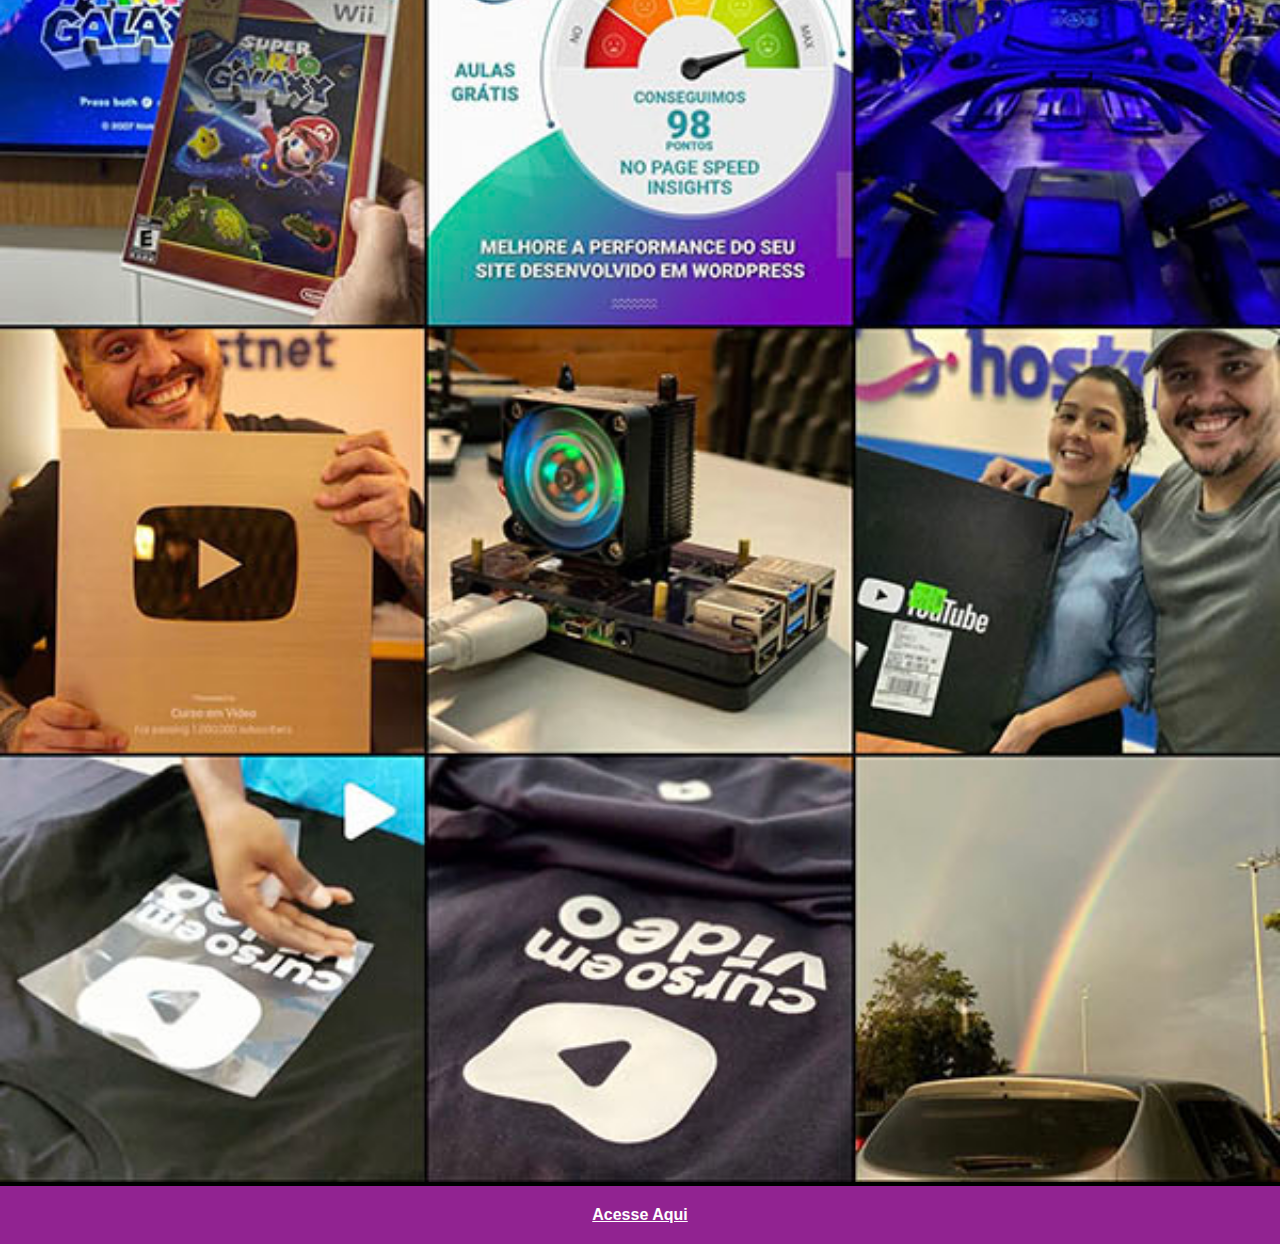
<file: redes/instagram.html>
<!DOCTYPE html>
<html lang="pt-br">
<head>
    <meta charset="UTF-8">
    <meta name="viewport" content="width=device-width, initial-scale=1.0">
    <link rel="stylesheet" href="../style/redes.css">
    <title>Document</title>
</head>
<body>
    <img src="../image/tela/tela-instagram.jpg" alt="Tela Instagram">
    <a href="https://www.instagram.com/theus_g._" target="_blank" rel="external">Acesse Aqui</a>
</body>
</html>
</file>
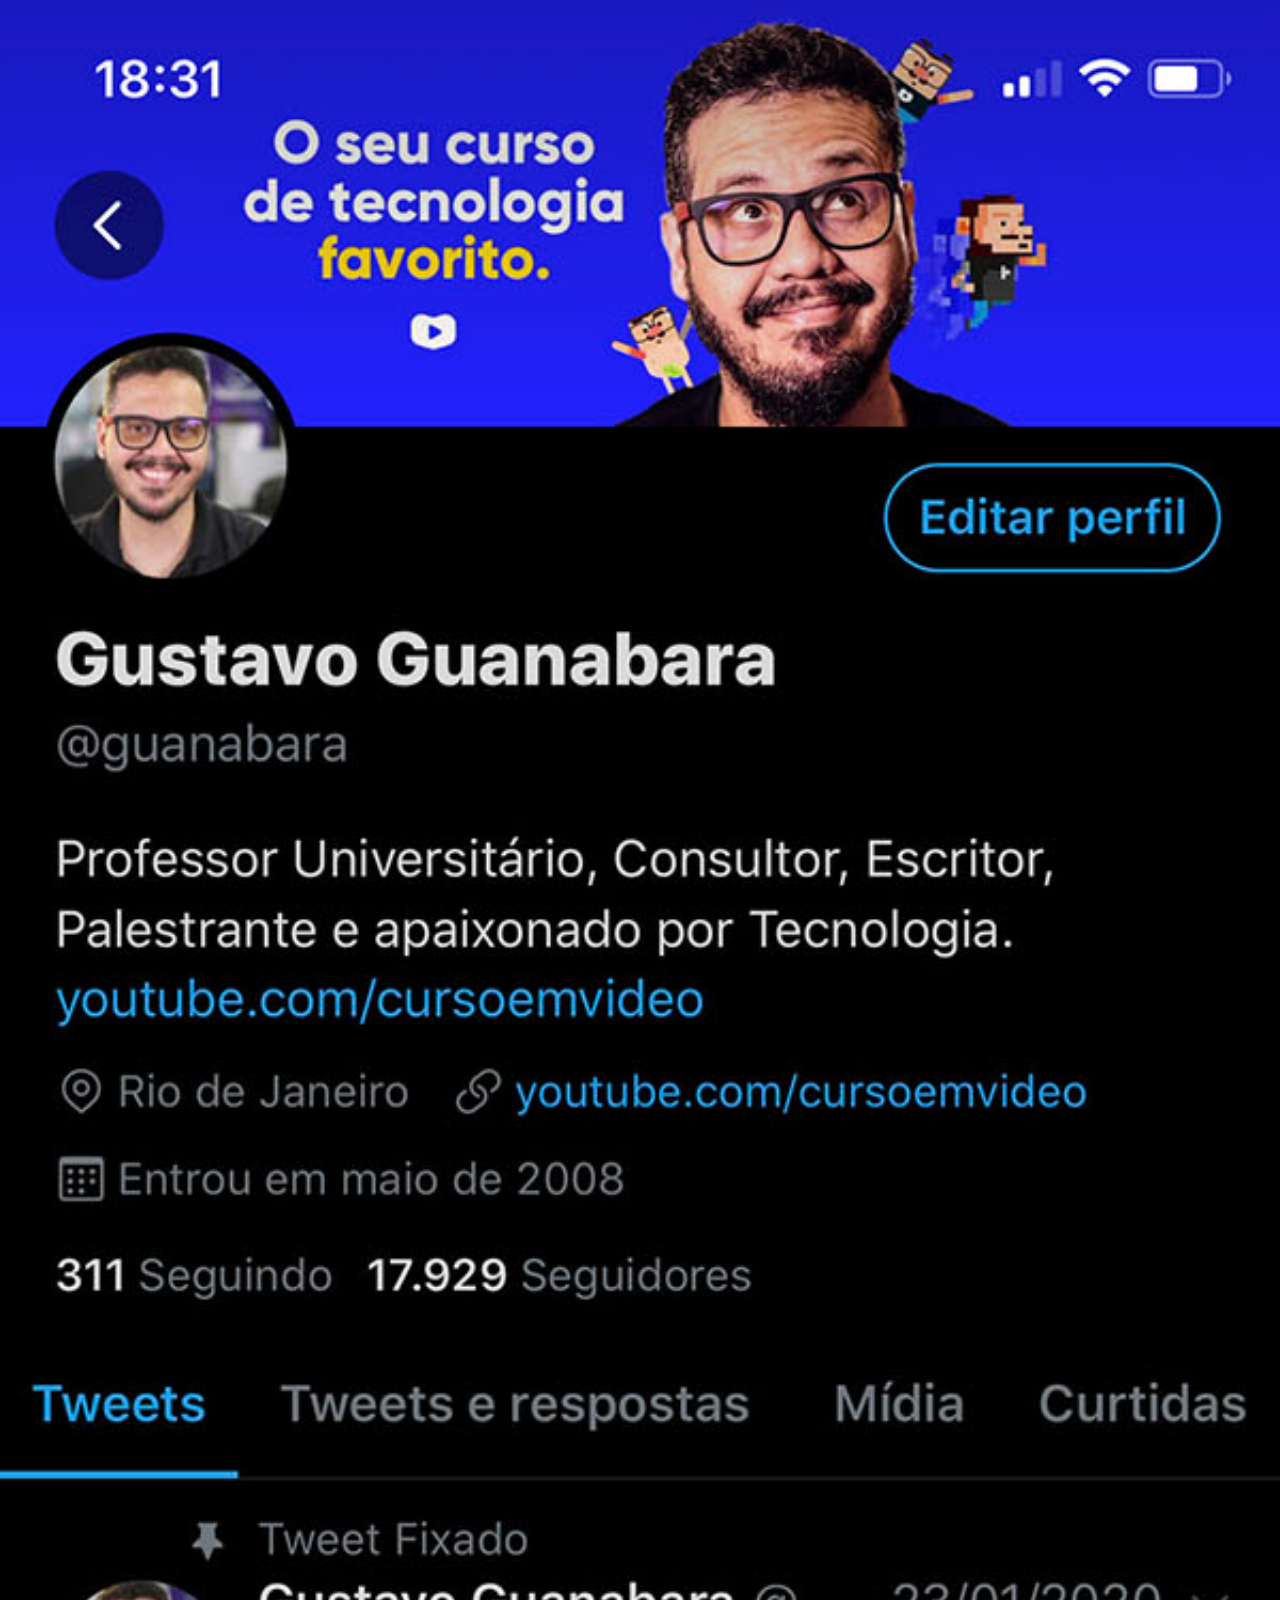
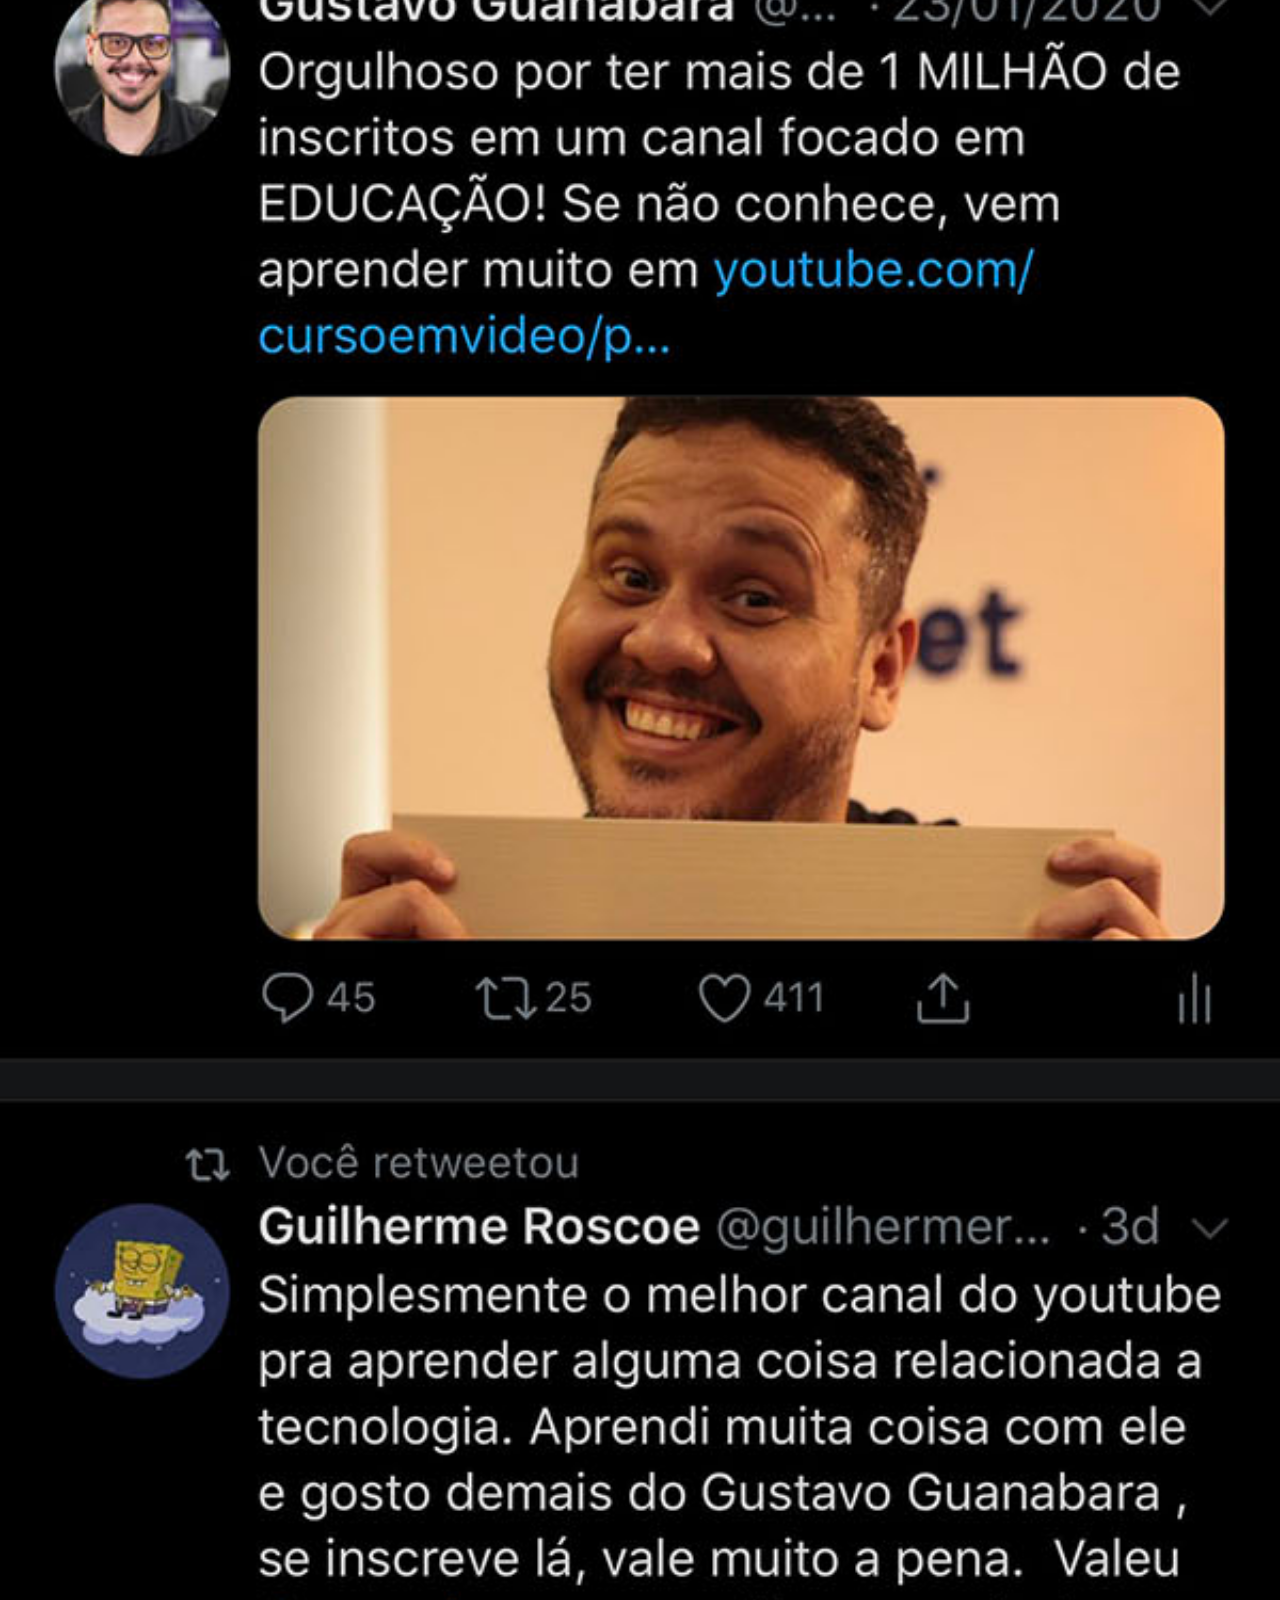
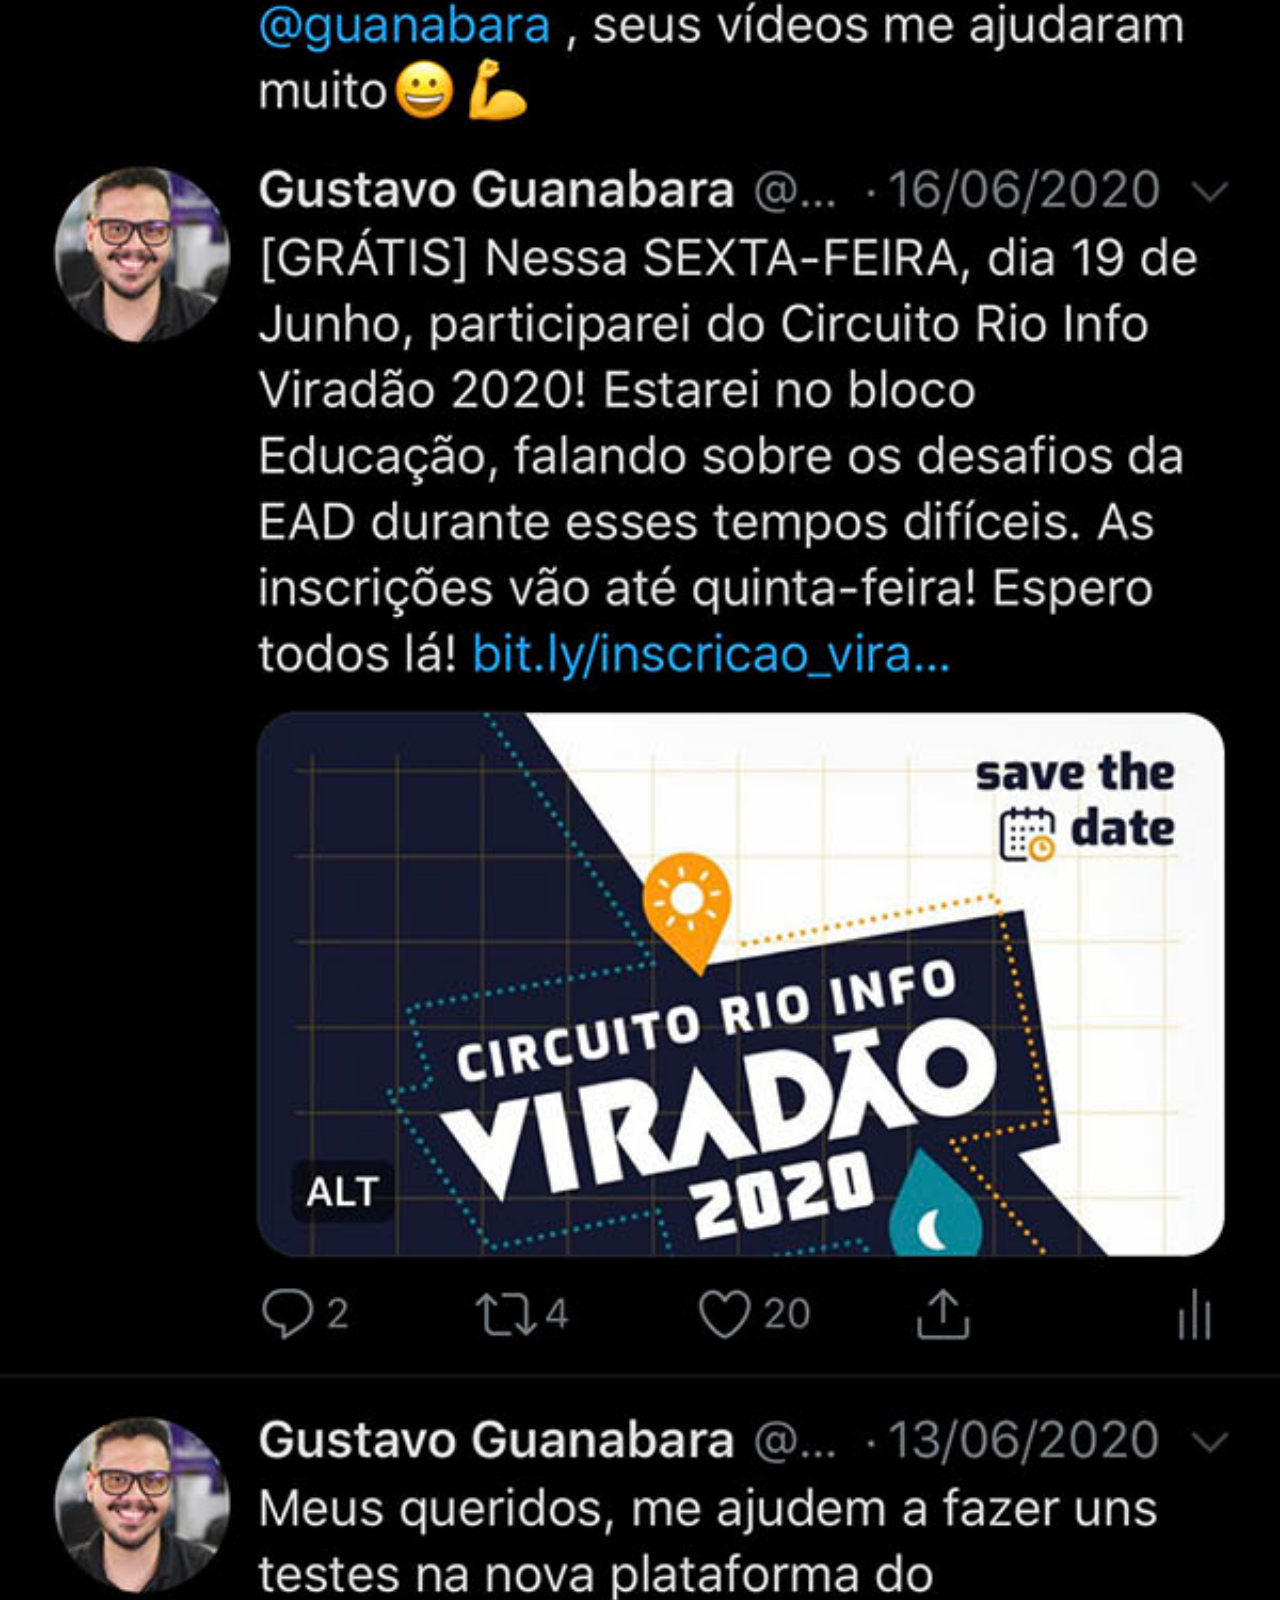
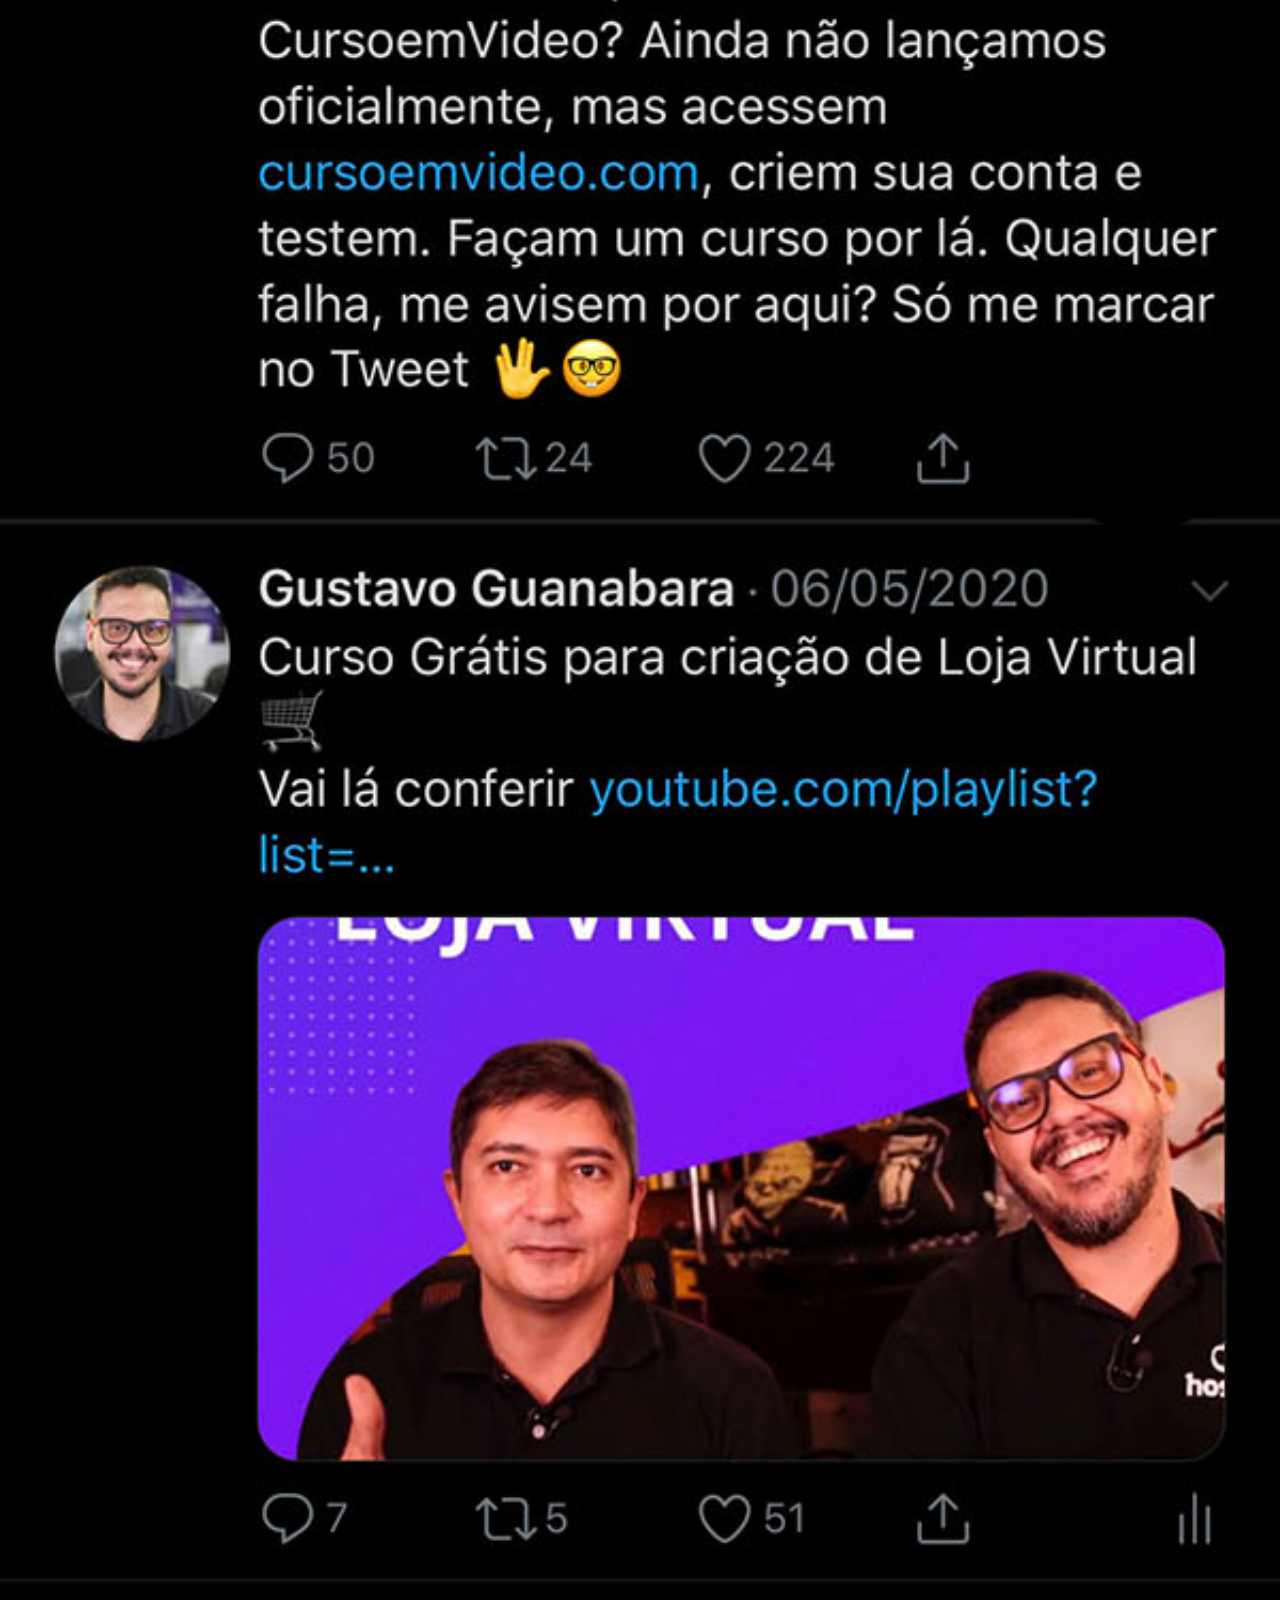
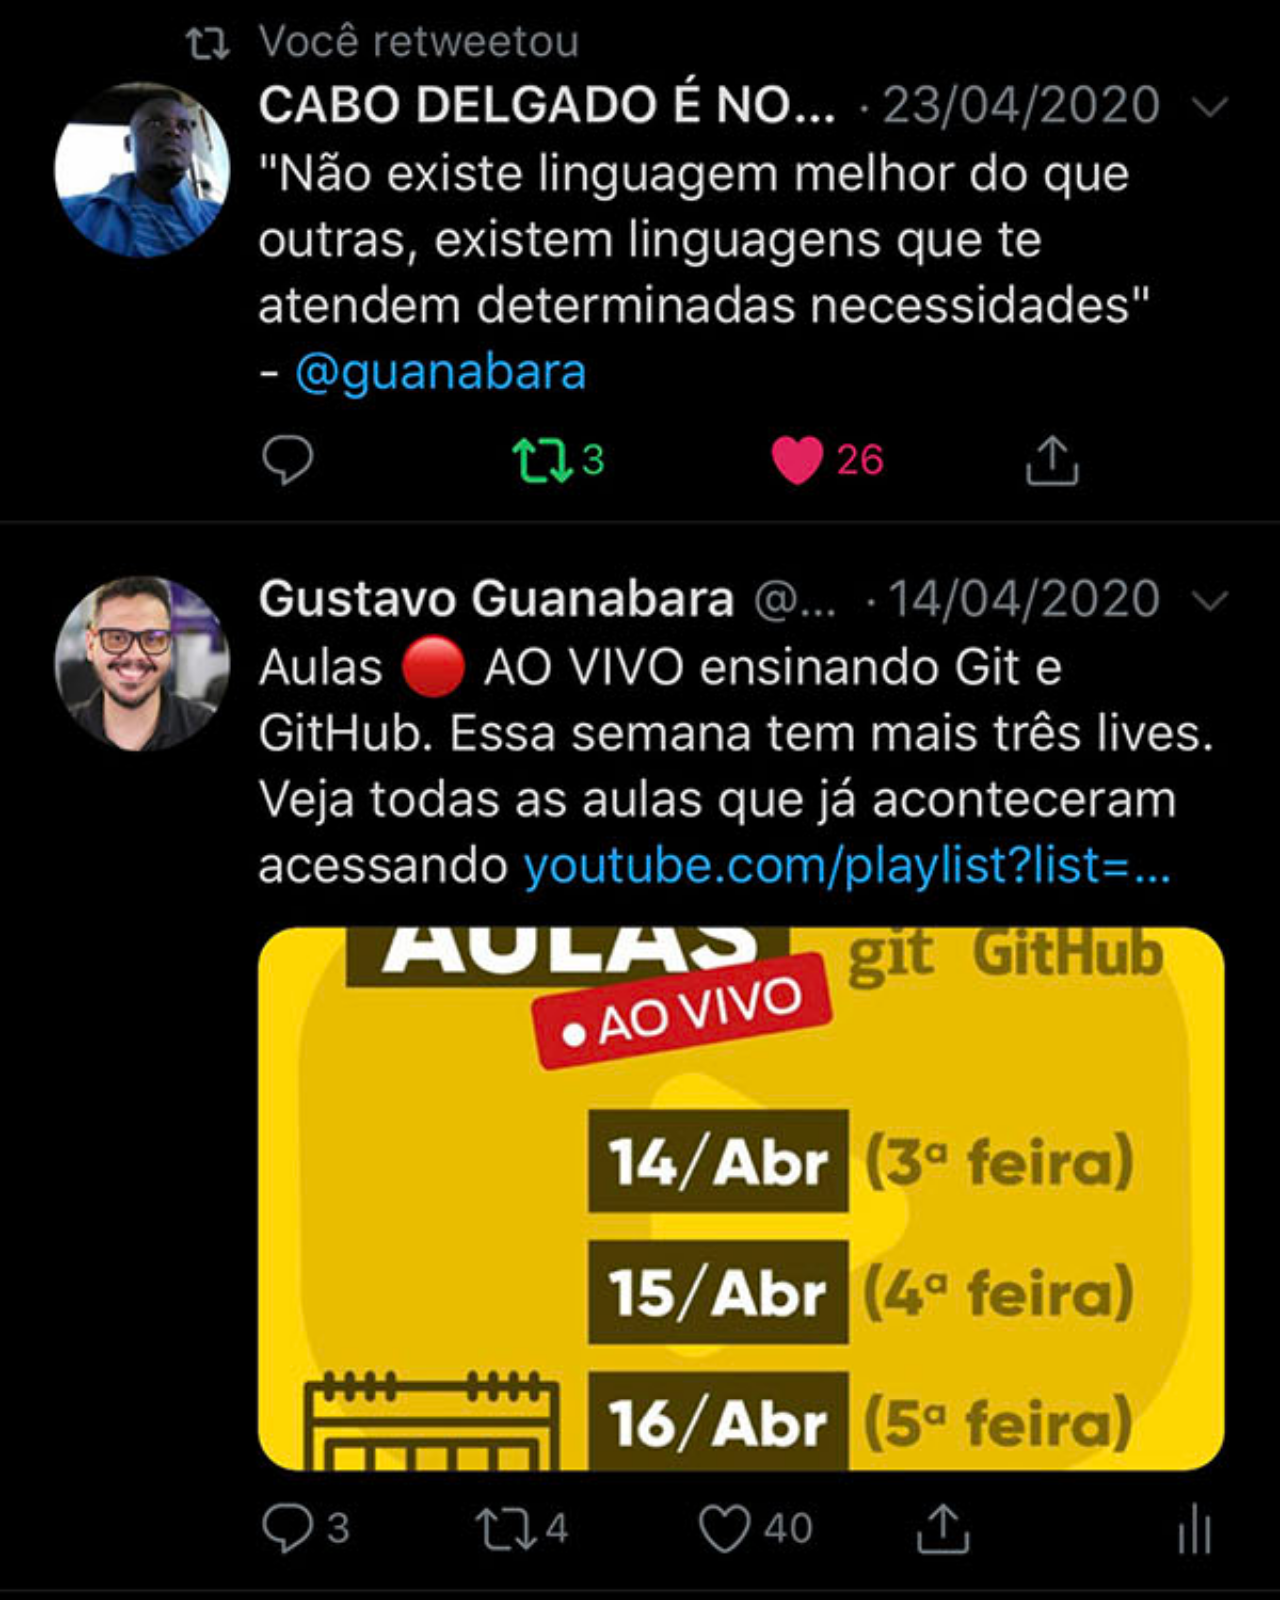
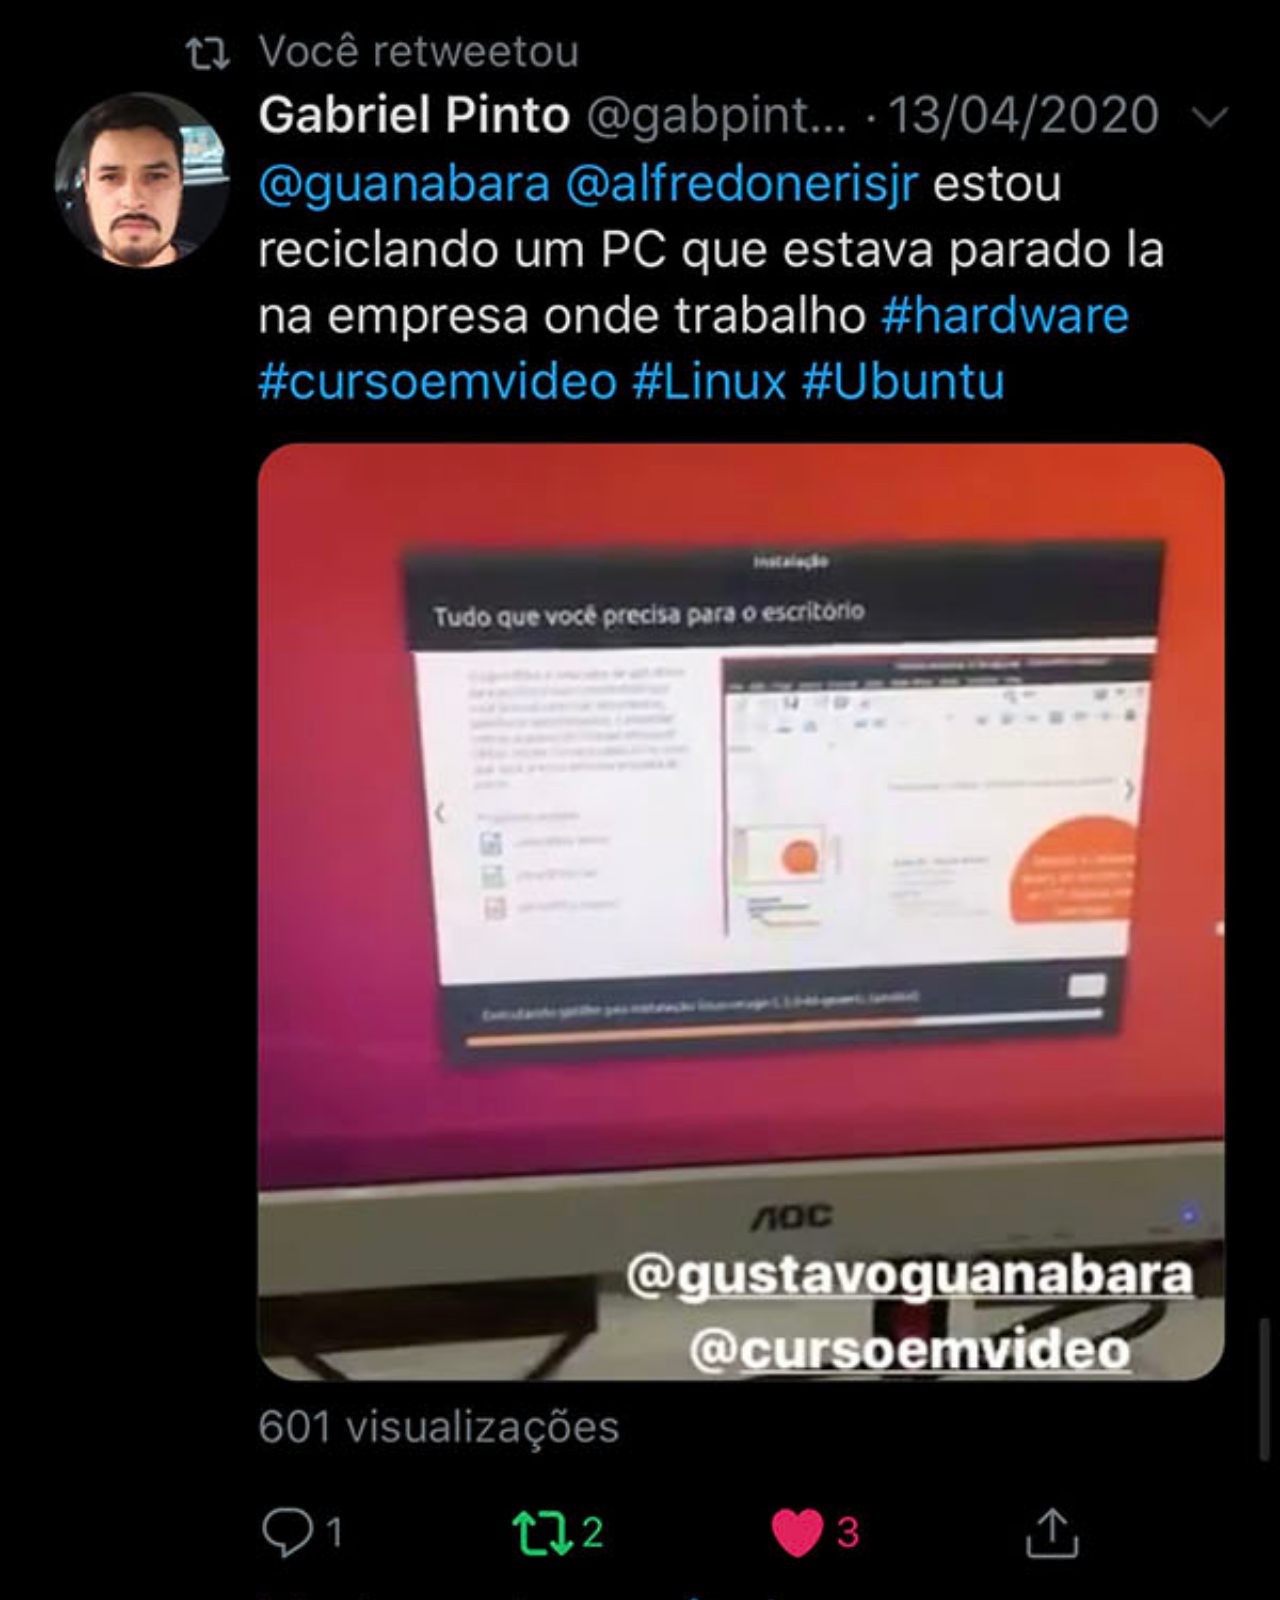
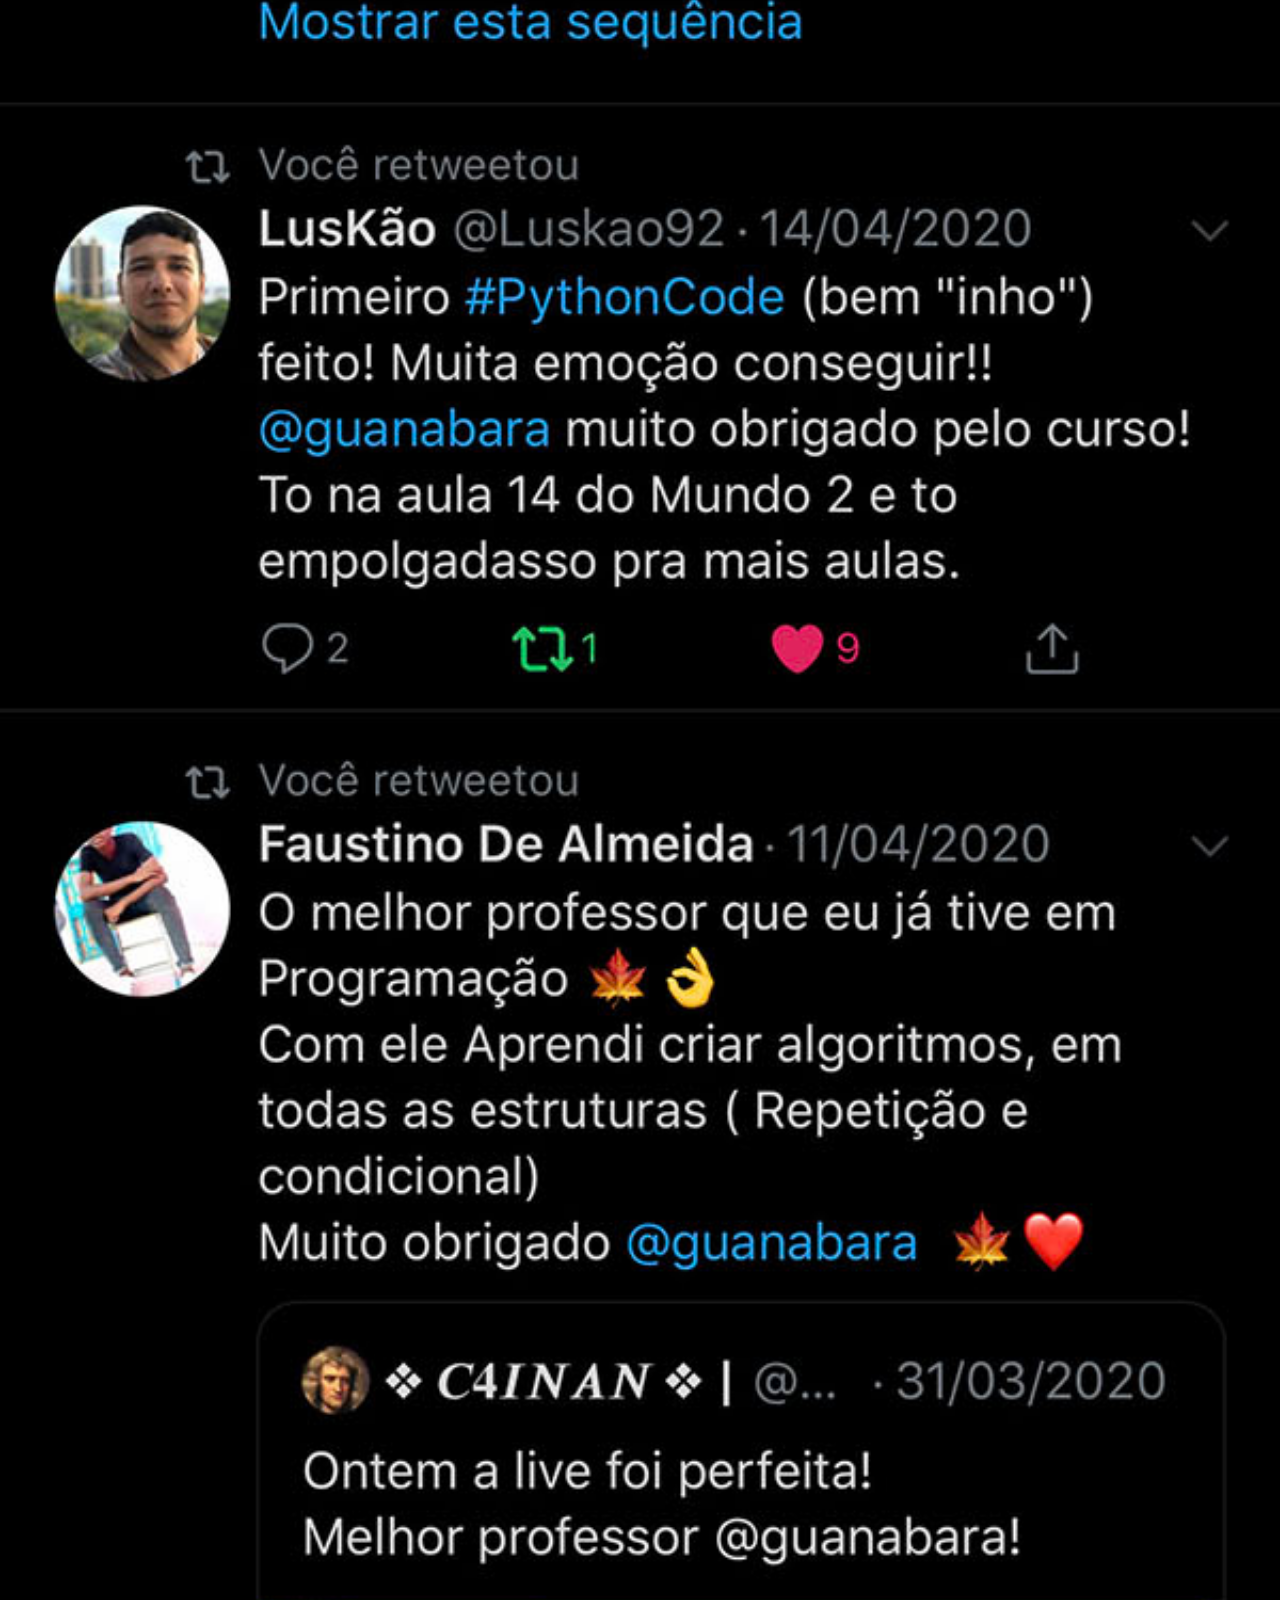
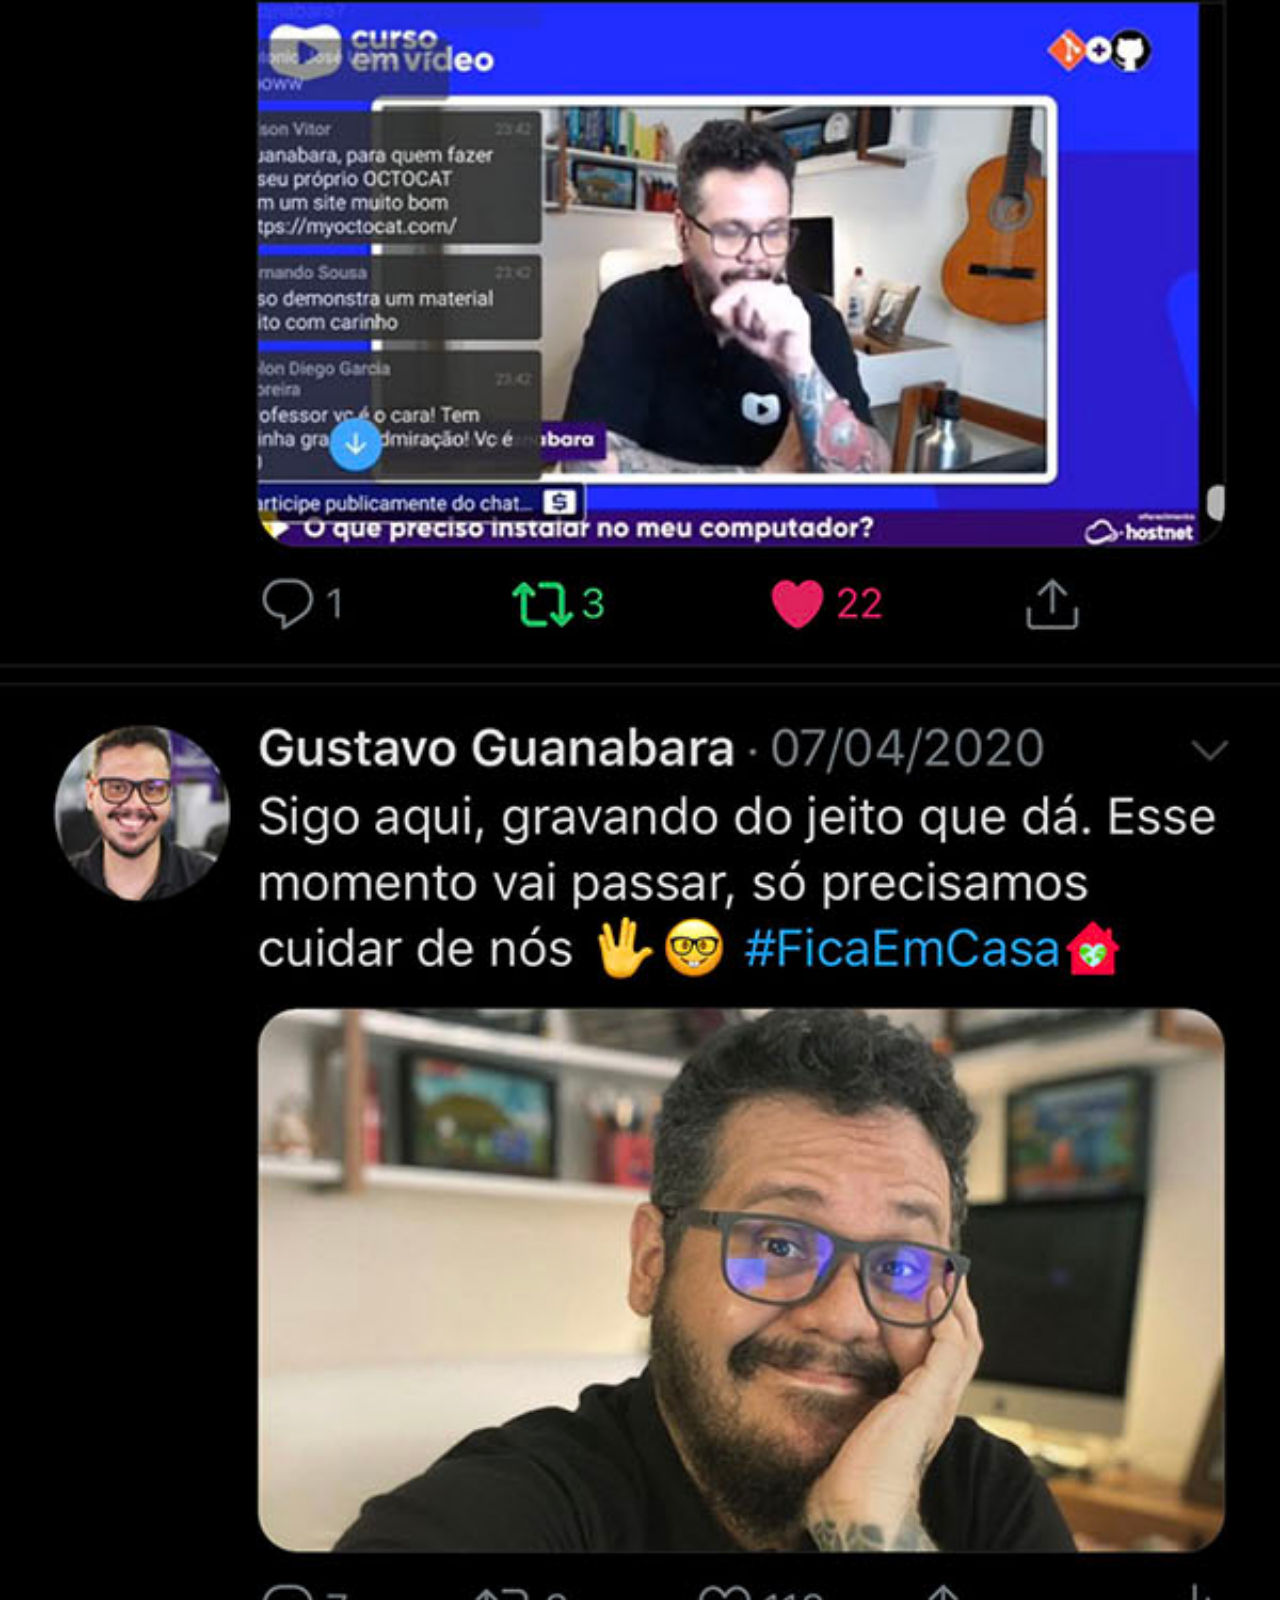
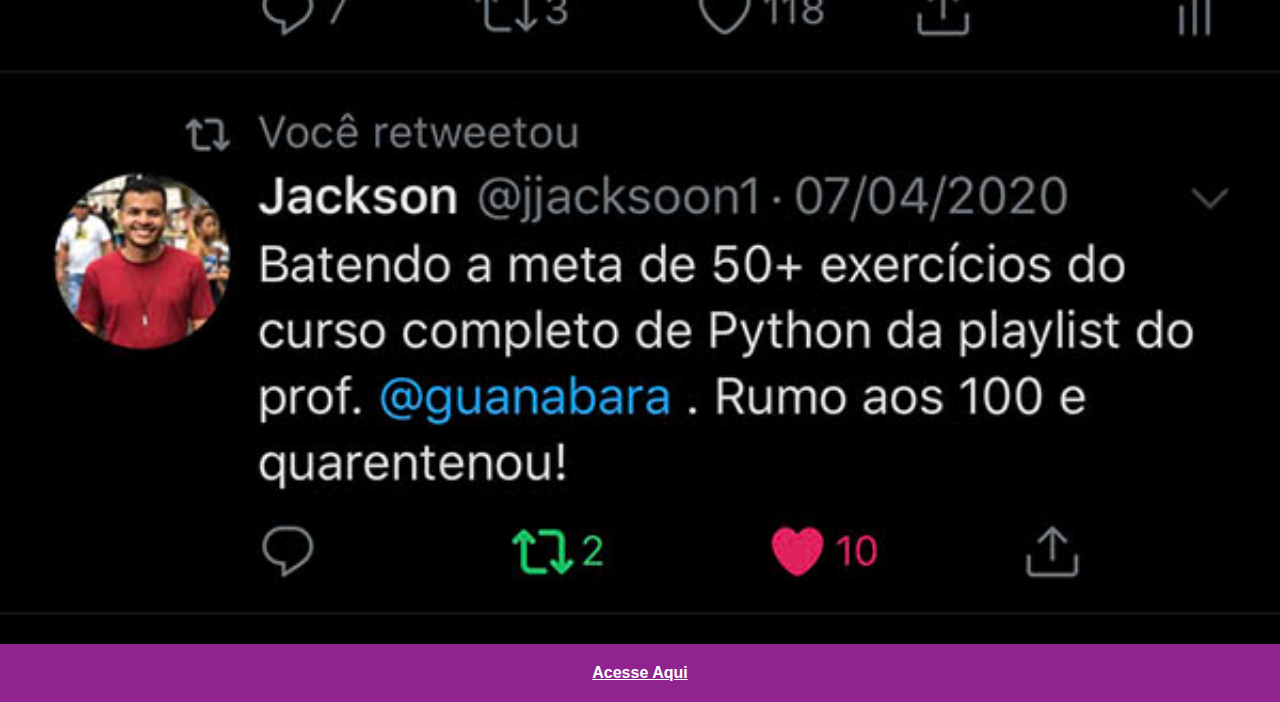
<file: redes/twitter.html>
<!DOCTYPE html>
<html lang="pt-br">
<head>
    <meta charset="UTF-8">
    <meta name="viewport" content="width=device-width, initial-scale=1.0">
    <link rel="stylesheet" href="../style/redes.css">
    <title>Document</title>
</head>
<body>
    <img src="../image/tela/tela-twitter.jpg" alt="Tela twitter">
    <a href="https://www.x.com" target="_blank" rel="external">Acesse Aqui</a>
</body>
</html>
</file>
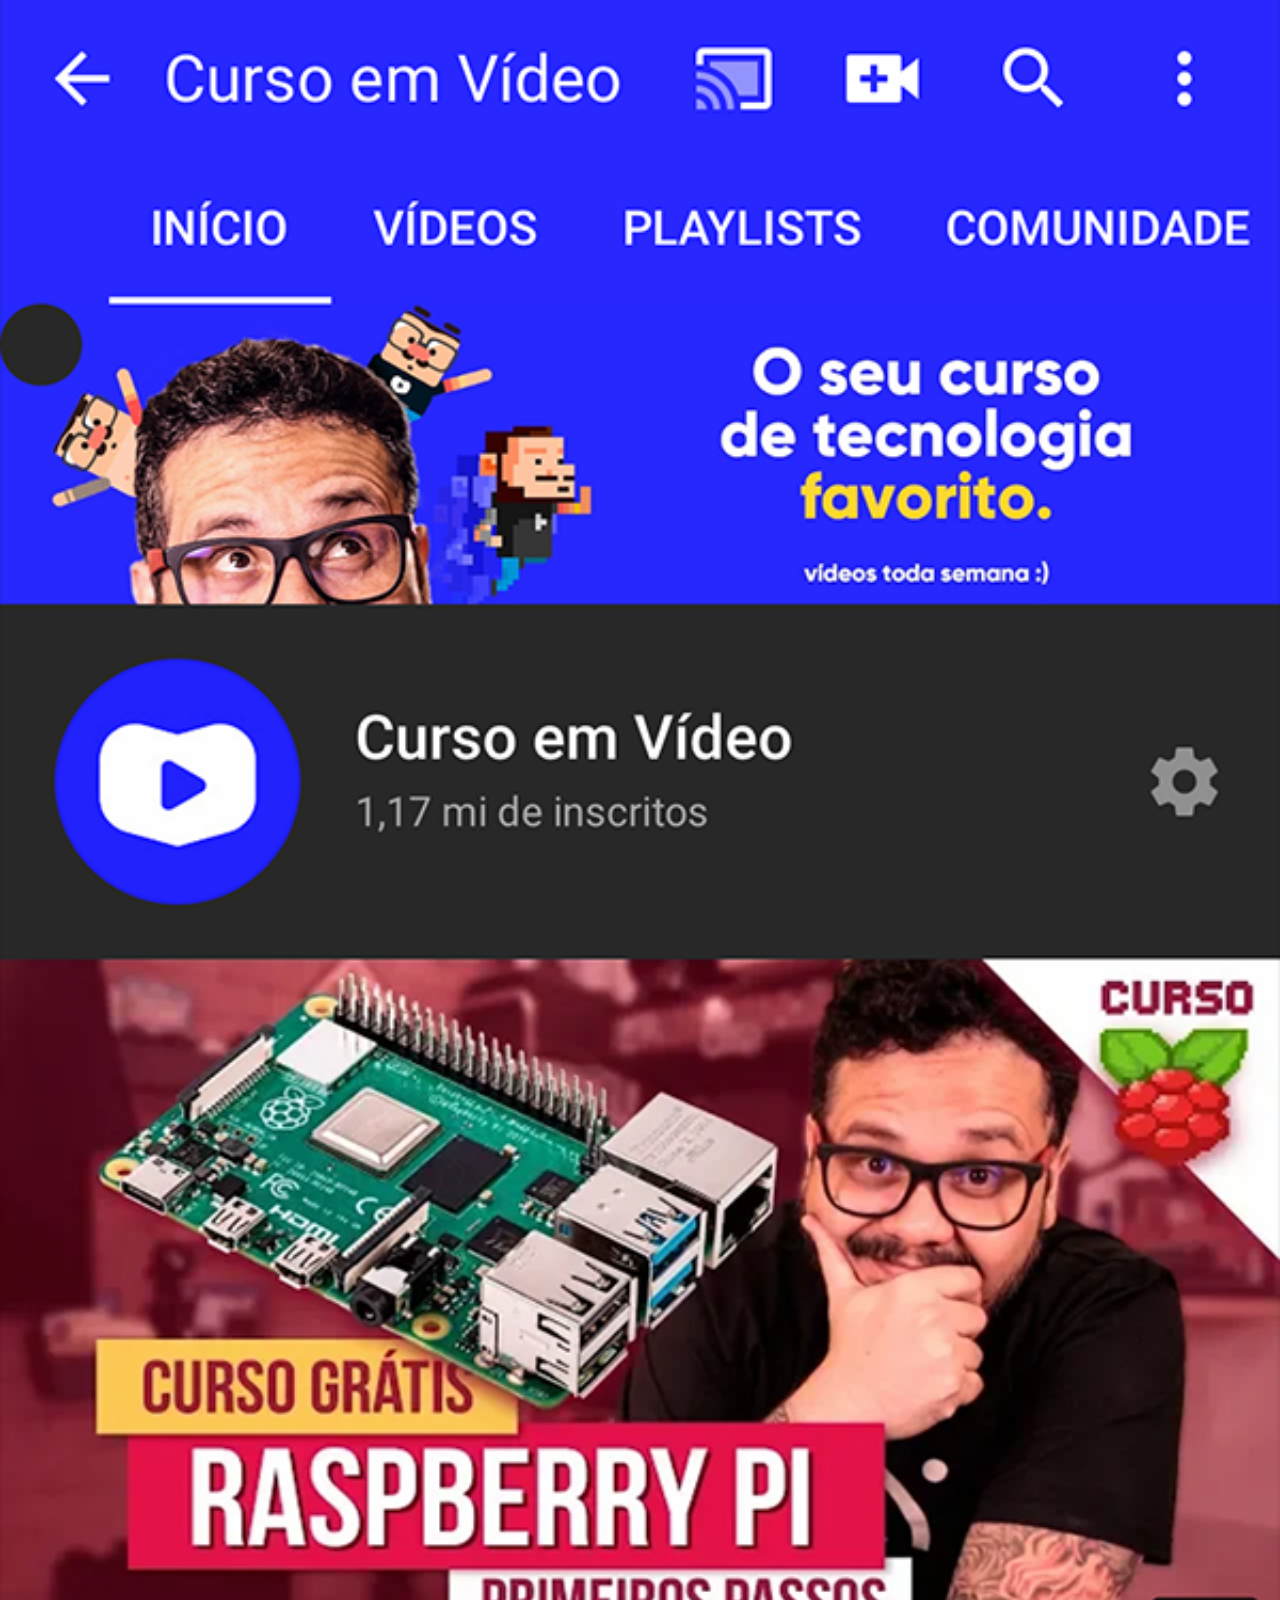
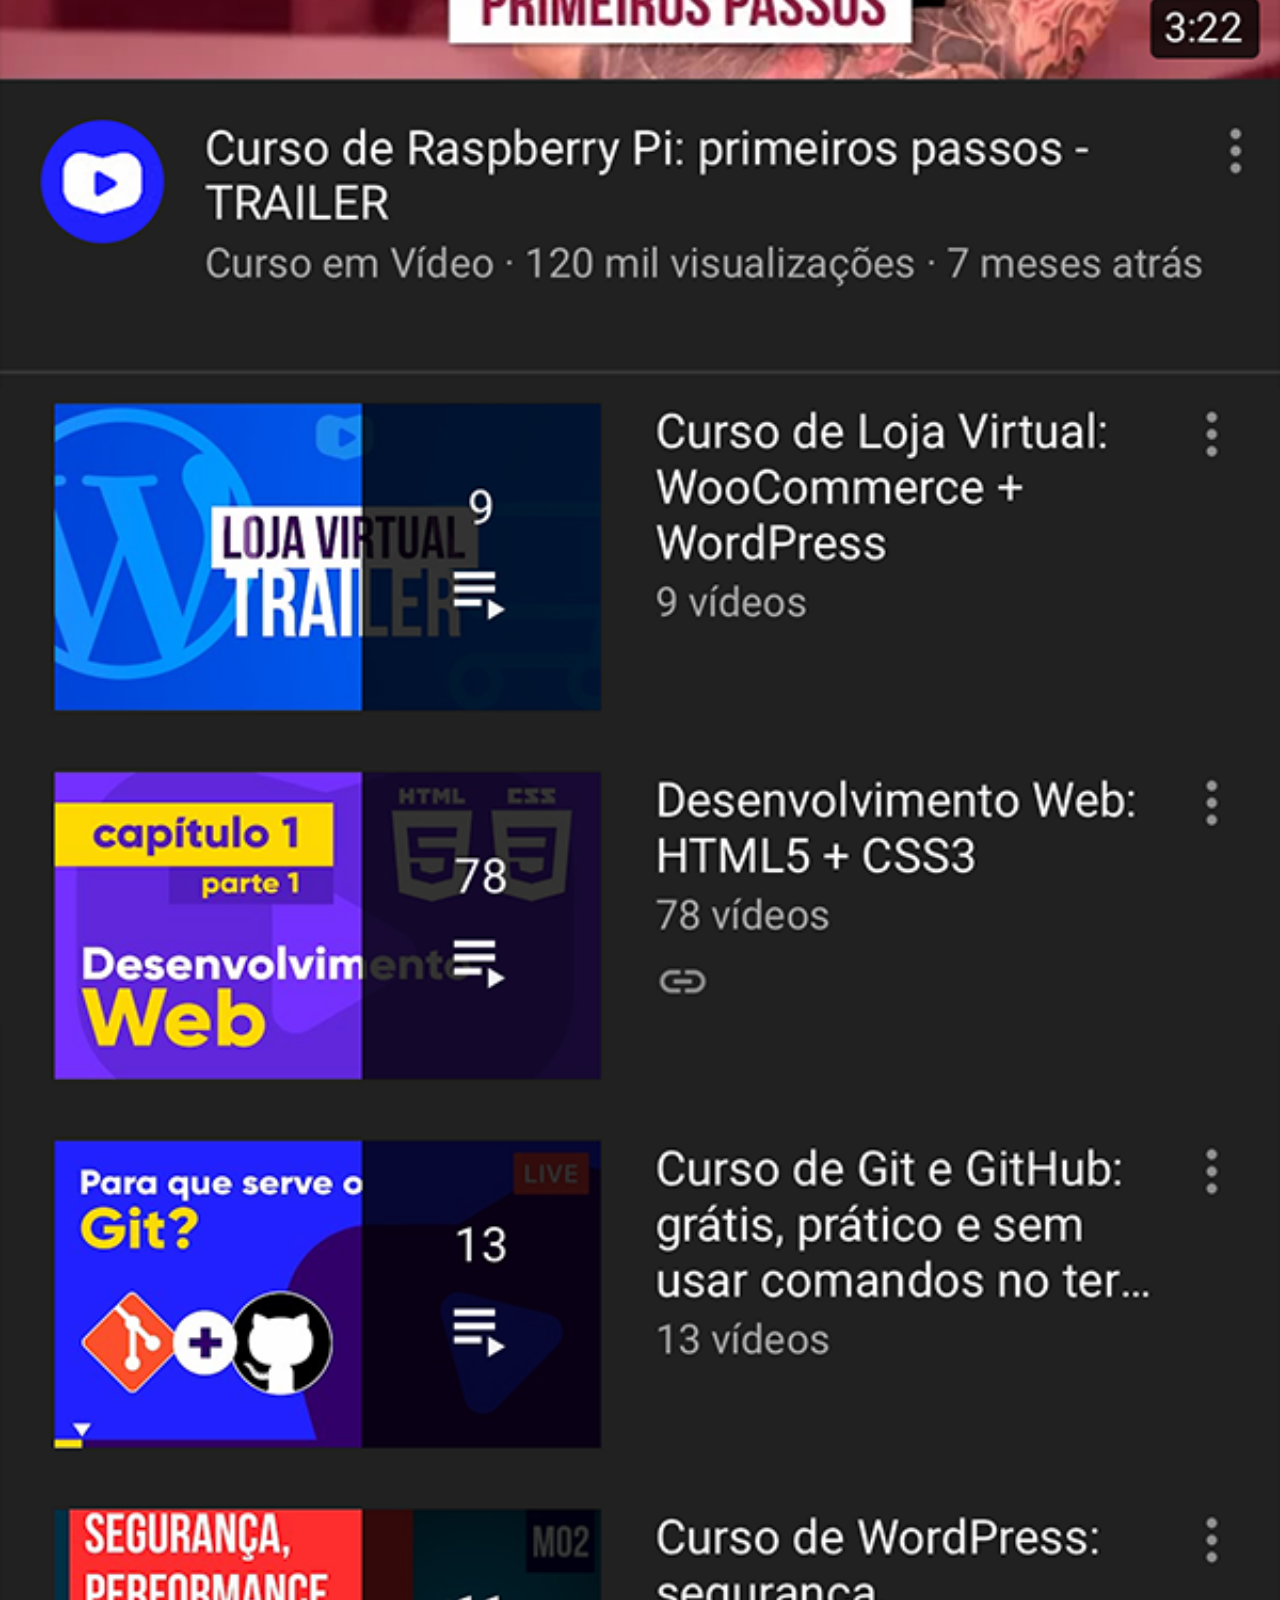
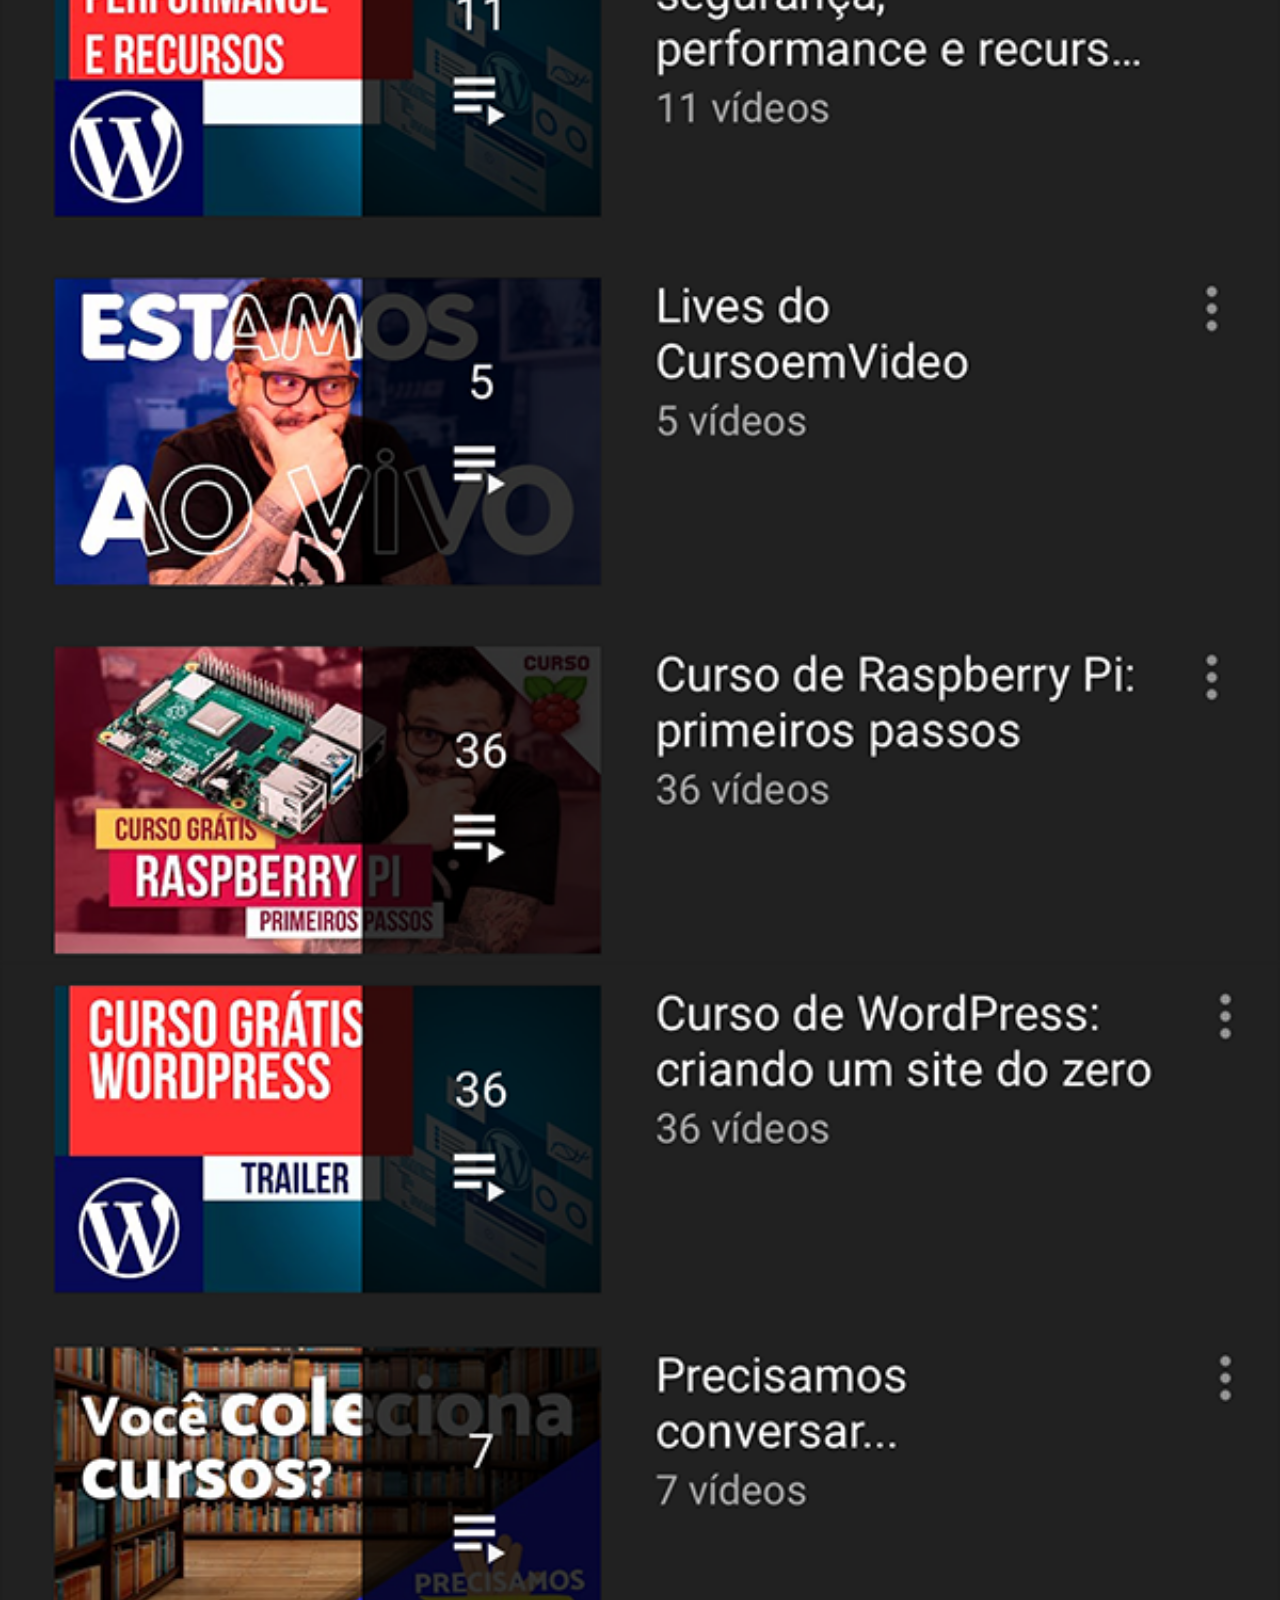
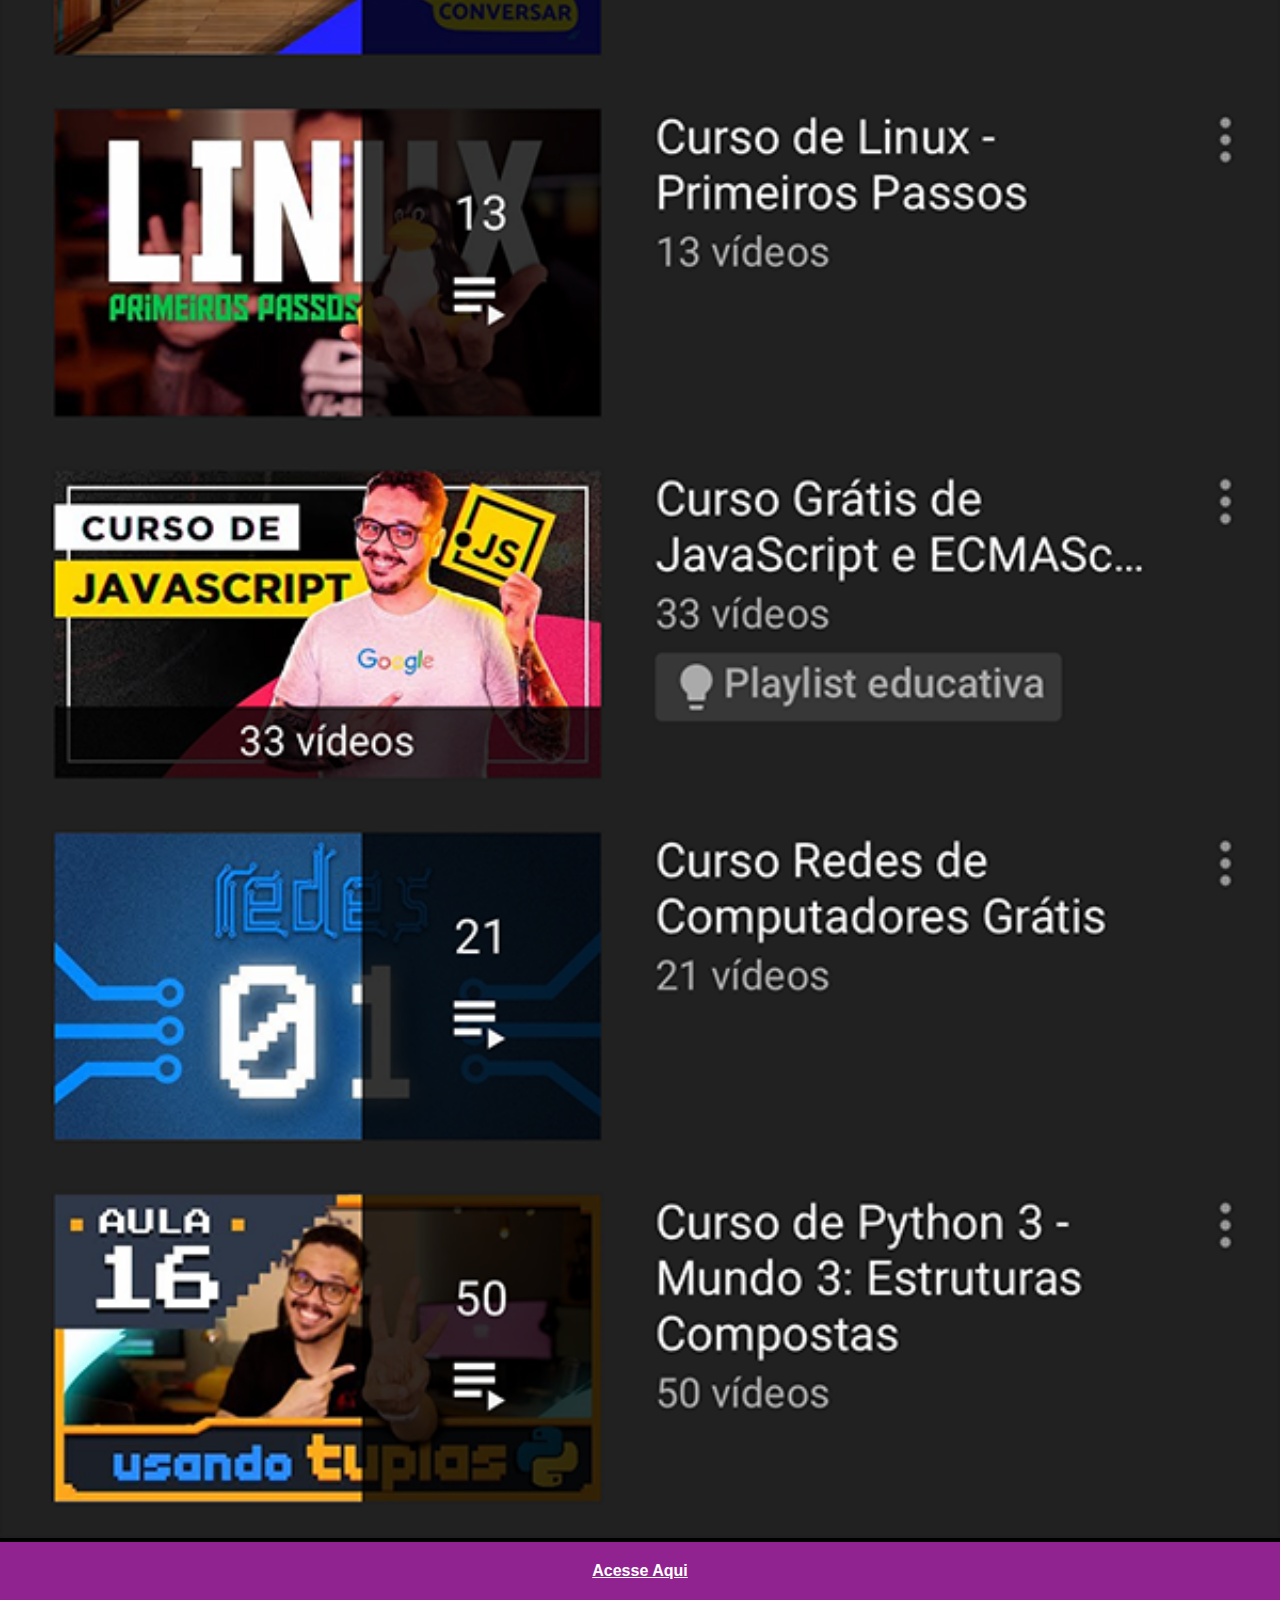
<file: redes/youtube.html>
<!DOCTYPE html>
<html lang="pt-br">
<head>
    <meta charset="UTF-8">
    <meta name="viewport" content="width=device-width, initial-scale=1.0">
    <link rel="stylesheet" href="../style/redes.css">
    <title>Document</title>
</head>
<body>
    <img src="../image/tela/tela-youtube.png" alt="tela do youtube">
    <a href="https://www.youtube.com/@tsheep_" target="_blank" rel="external">Acesse Aqui</a>
</body>
</html>
</file>
<file: style/style.css>
@charset "UTF-8";

*{
        margin: 0px;
        padding: 0px;
        text-decoration: none;
        font-family: Arial, Helvetica, sans-serif;
        box-sizing: border-box;
}

html, body{
    background-color: white;
    width: 100vw;
    height: 100vh;
}

body{
    background: white url(../image/wallpaper/fundo-madeira.jpg) center center no-repeat fixed;
    background-size: cover;
}

main{
    position: relative;
    height: 100vh;
}

#telefone{
    background: url(../image/tela/frame-iphone.png) center center no-repeat fixed;
    background-size: contain;
    position: absolute;
    top: 50%;
    left: 50%;
    width: 311px;
    height: 627px;
    transform: translate( -50%, -50%);
}

#tela{
    position: relative;
    top: 80px;
    left: 22px;
    width: 267px;
    height: 477px;
}

#redes-sociais {
    position: absolute;
    top: 5px;
    right: 5px;
}

#redes-sociais img{
    width: 65px;
    margin: 5px;
    border-radius: 50%;
    box-shadow: 4px 3px 3px 2px rgba(0, 0, 0, 0.212);
}

#redes-sociais img:hover{
    transition: border 0.3s;
    border: 1px solid white;
}
</file>
<file: style/redes.css>
@charset "UTF-8";

::-webkit-scrollbar{
    width: 0px;
    height: 0px;
}

*{
    padding: 0px;
    margin: 0px;
}

body{
    background-color: black;
}

img{
    width: 100vw;
}

a{
    display: block;
    background-color: rgb(145, 35, 145);
    color: white;
    font: normal bold 1em Arial, Helvetica, sans-serif;
    text-align: center;
    padding: 20px;
}
</file>
